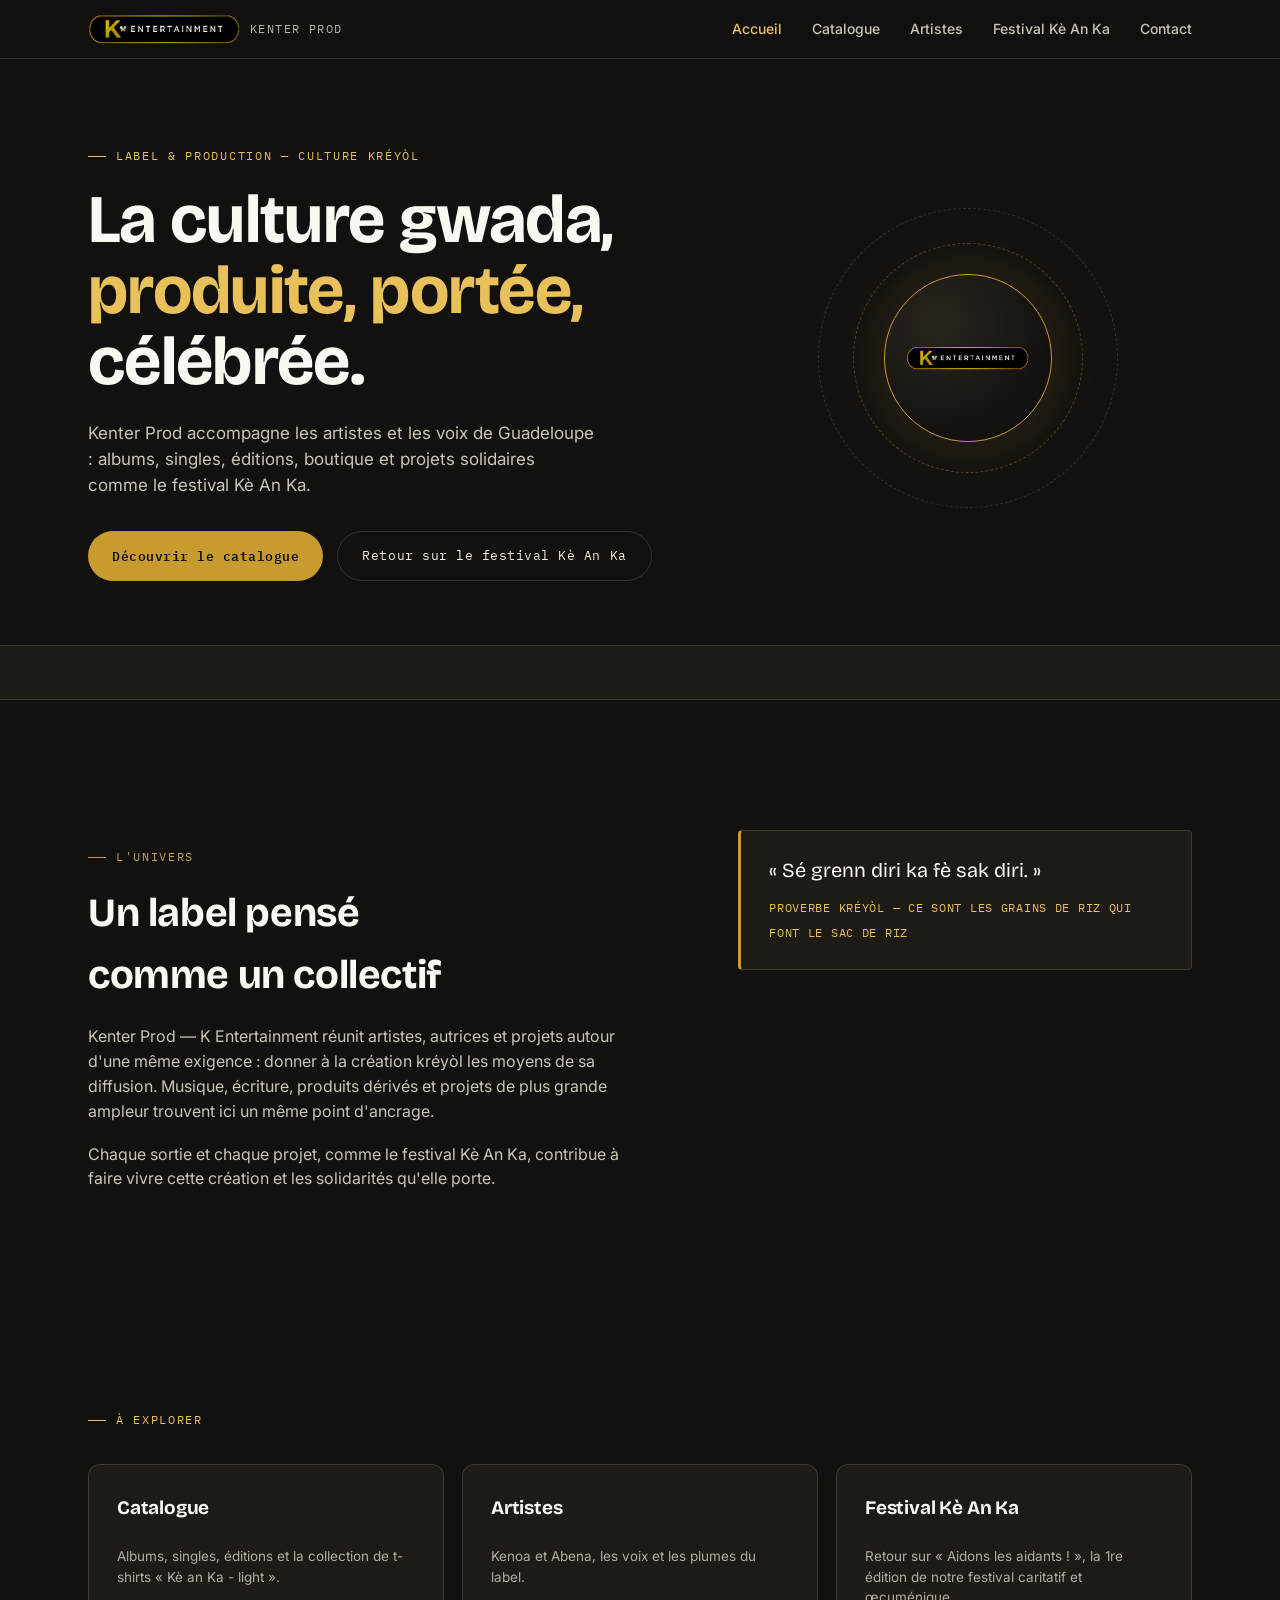
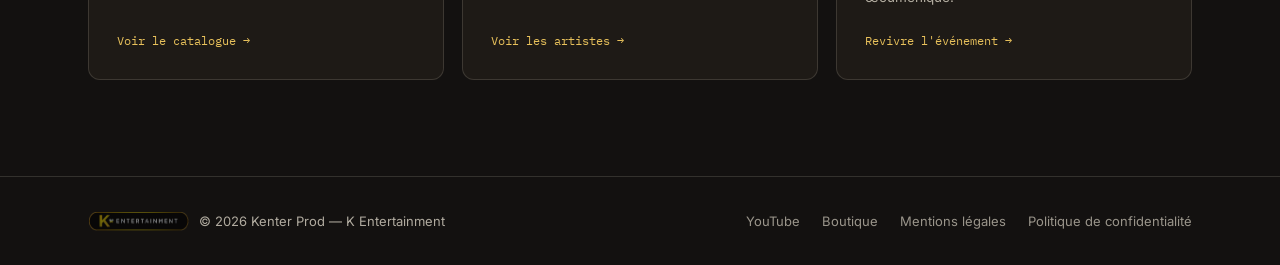
<file: index.html>
<!DOCTYPE html>
<html lang="fr">

<head>
  <meta charset="UTF-8">
  <meta name="viewport" content="width=device-width, initial-scale=1.0">
  <title>Kenter Prod · K Entertainment — Label &amp; production Kréyòl</title>
  <meta name="description"
    content="Kenter Prod / K Entertainment — label et production culturelle : albums, singles, éditions, boutique et festival Kè An Ka.">
  <link rel="icon" href="logo-isole.png">
  <link rel="preconnect" href="https://fonts.googleapis.com">
  <link rel="preconnect" href="https://fonts.gstatic.com" crossorigin>
  <link
    href="https://fonts.googleapis.com/css2?family=Bricolage+Grotesque:opsz,wght@12..96,400..800&family=Inter:wght@400;500;600&family=IBM+Plex+Mono:wght@400;500&display=swap"
    rel="stylesheet">
  <link rel="stylesheet" href="css/base.css">
  <link rel="stylesheet" href="css/home.css">
</head>

<body>

  <header>
    <nav class="wrap">
      <a class="brand" href="index.html">
        <img src="logo-isole.png" alt="K Entertainment">
        <span>KENTER PROD</span>
      </a>
      <div class="navlinks">
        <a href="index.html" class="active">Accueil</a>
        <a href="pages/catalogue.html">Catalogue</a>
        <a href="pages/artistes.html">Artistes</a>
        <a href="pages/festival.html">Festival Kè An Ka</a>
        <a href="pages/contact.html">Contact</a>
      </div>
      <button class="nav-toggle" aria-label="Menu">☰</button>
    </nav>
  </header>

  <main>

    <!-- HERO -->
    <section class="hero">
      <div class="wrap hero-grid">
        <div>
          <p class="eyebrow">Label &amp; production — culture kréyòl</p>
          <h1>La culture gwada,<br><em>produite, portée,</em><br>célébrée.</h1>
          <p class="lead">Kenter Prod accompagne les artistes et les voix de Guadeloupe : albums, singles, éditions,
            boutique et projets solidaires comme le festival Kè An Ka.</p>
          <div class="cta-row">
            <a class="btn btn-primary" href="pages/catalogue.html">Découvrir le catalogue</a>
            <a class="btn btn-ghost" href="pages/festival.html">Retour sur le festival Kè An Ka</a>
          </div>
        </div>
        <div class="badge-stage" aria-hidden="true">
          <div class="badge-ring"></div>
          <div class="badge-ring small"></div>
          <div class="badge-core"><img src="logo-isole.png" alt=""></div>
        </div>
      </div>
      <div class="marquee">
        <div class="marquee-track">
          ALBUM "ARMES HONNIES" — KENOA <span>·</span> SINGLE "DIFÉRANS" <span>·</span> PENSÉES INTIMES — ABENA
          <span>·</span> T-SHIRTS KÈ AN KA - LIGHT <span>·</span> RETOUR SUR LE FESTIVAL KÈ AN KA <span>·</span>
          ALBUM "ARMES HONNIES" — KENOA <span>·</span> SINGLE "DIFÉRANS" <span>·</span> PENSÉES INTIMES — ABENA
          <span>·</span> T-SHIRTS KÈ AN KA - LIGHT <span>·</span> RETOUR SUR LE FESTIVAL KÈ AN KA <span>·</span>
        </div>
      </div>
    </section>

    <!-- UNIVERS -->
    <section id="univers">
      <div class="wrap univers-grid">
        <div>
          <p class="eyebrow">L'univers</p>
          <h2 style="margin-top:16px;">Un label pensé comme un collectif</h2>
          <p>Kenter Prod — K Entertainment réunit artistes, autrices et projets autour d'une même exigence : donner à la
            création kréyòl les moyens de sa diffusion. Musique, écriture, produits dérivés et projets de plus grande
            ampleur trouvent ici un même point d'ancrage.</p>
          <p>Chaque sortie et chaque projet, comme le festival Kè An Ka, contribue à faire vivre cette création et les
            solidarités qu'elle porte.</p>
        </div>
        <div class="proverbe">
          <p>« Sé grenn diri ka fè sak diri. »</p>
          <span>PROVERBE KRÉYÒL — CE SONT LES GRAINS DE RIZ QUI FONT LE SAC DE RIZ</span>
        </div>
      </div>
    </section>

    <!-- TEASERS -->
    <section>
      <div class="wrap">
        <p class="eyebrow">À explorer</p>
        <div class="teasers">
          <a class="teaser-card" href="pages/catalogue.html">
            <h3>Catalogue</h3>
            <p>Albums, singles, éditions et la collection de t-shirts « Kè an Ka - light ».</p>
            <span class="go">Voir le catalogue →</span>
          </a>
          <a class="teaser-card" href="pages/artistes.html">
            <h3>Artistes</h3>
            <p>Kenoa et Abena, les voix et les plumes du label.</p>
            <span class="go">Voir les artistes →</span>
          </a>
          <a class="teaser-card" href="pages/festival.html">
            <h3>Festival Kè An Ka</h3>
            <p>Retour sur « Aidons les aidants ! », la 1re édition de notre festival caritatif et œcuménique.</p>
            <span class="go">Revivre l'événement →</span>
          </a>
        </div>
      </div>
    </section>

  </main>

  <footer>
    <div class="wrap">
      <div class="fbrand">
        <img src="logo-isole.png" alt="" style="height:20px; opacity:0.8;">
        <span>© 2026 Kenter Prod — K Entertainment</span>
      </div>
      <div class="flinks">
        <a href="https://www.youtube.com/@k-entertainment7952" target="_blank" rel="noopener">YouTube</a>
        <a href="https://kenter.sumupstore.com/produits" target="_blank" rel="noopener">Boutique</a>
        <a href="pages/mentions-legales.html">Mentions légales</a>
        <a href="pages/confidentialite.html">Politique de confidentialité</a>
      </div>
    </div>
  </footer>

  <script src="js/main.js"></script>
</body>

</html>
</file>
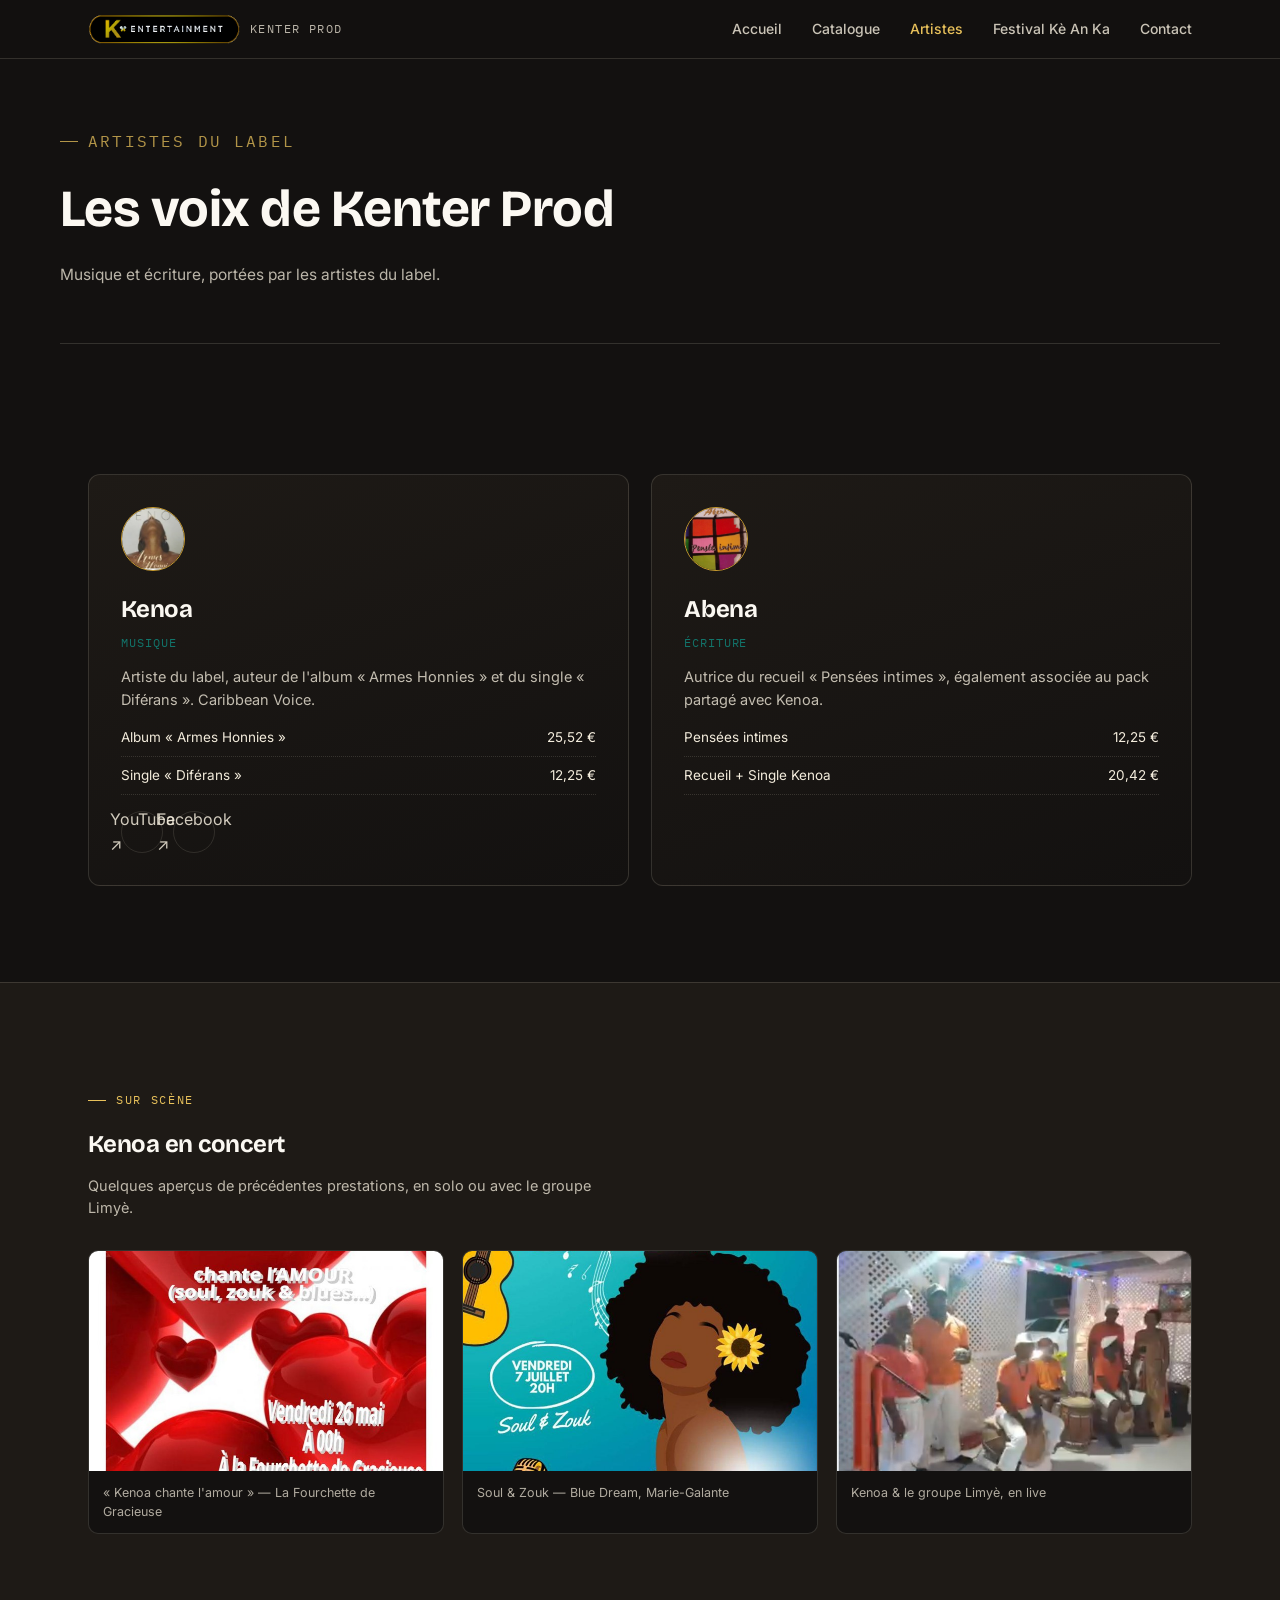
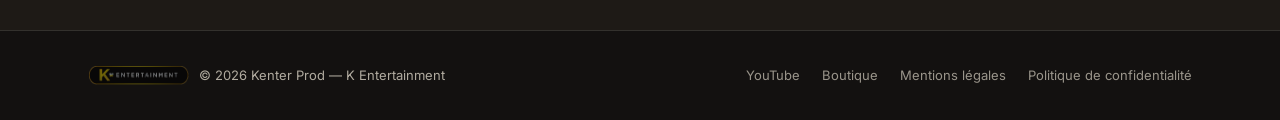
<file: artistes.html>
<!DOCTYPE html>
<html lang="fr">

<head>
  <meta charset="UTF-8">
  <meta name="viewport" content="width=device-width, initial-scale=1.0">
  <title>Artistes — Kenter Prod · K Entertainment</title>
  <meta name="description" content="Kenoa et Abena, les artistes du label Kenter Prod.">
  <link rel="icon" href="logo-isole.png">
  <link rel="preconnect" href="https://fonts.googleapis.com">
  <link rel="preconnect" href="https://fonts.gstatic.com" crossorigin>
  <link
    href="https://fonts.googleapis.com/css2?family=Bricolage+Grotesque:opsz,wght@12..96,400..800&family=Inter:wght@400;500;600&family=IBM+Plex+Mono:wght@400;500&display=swap"
    rel="stylesheet">
  <link rel="stylesheet" href="css/base.css">
  <link rel="stylesheet" href="css/artistes.css">
</head>

<body>

  <header>
    <nav class="wrap">
      <a class="brand" href="index.html">
        <img src="logo-isole.png" alt="K Entertainment">
        <span>KENTER PROD</span>
      </a>
      <div class="navlinks">
        <a href="index.html">Accueil</a>
        <a href="catalogue.html">Catalogue</a>
        <a href="artistes.html" class="active">Artistes</a>
        <a href="festival.html">Festival Kè An Ka</a>
        <a href="contact.html">Contact</a>
      </div>
      <button class="nav-toggle" aria-label="Menu">☰</button>
    </nav>
  </header>

  <main>

    <div class="page-head wrap">
      <p class="eyebrow">Artistes du label</p>
      <h1>Les voix de Kenter Prod</h1>
      <p>Musique et écriture, portées par les artistes du label.</p>
    </div>

    <section id="artistes">
      <div class="wrap">
        <div class="artistes-grid">
          <div class="artiste-card">
            <img class="artiste-photo" src="assets/album-armes-honnies.jpg"
              alt="Kenoa, pochette de l'album Armes Honnies">
            <h3>Kenoa</h3>
            <span class="role">Musique</span>
            <p>Artiste du label, auteur de l'album « Armes Honnies » et du single « Diférans ». Caribbean Voice.</p>
            <div class="works">
              <a href="https://kenter.sumupstore.com/product/album-kenoa" target="_blank" rel="noopener"><span>Album «
                  Armes Honnies »</span><span>25,52 €</span></a>
              <a href="https://kenter.sumupstore.com/product/single-diferans-kenoa" target="_blank"
                rel="noopener"><span>Single « Diférans »</span><span>12,25 €</span></a>
            </div>
            <div class="socials">
              <a href="https://www.youtube.com/MsKenoa" target="_blank" rel="noopener">YouTube ↗</a>
              <a href="https://www.facebook.com/Kenoa.CaribbeanVoice/" target="_blank" rel="noopener">Facebook ↗</a>
            </div>
          </div>
          <div class="artiste-card">
            <img class="artiste-photo" src="assets/pensees-intimes-abena.jpg"
              alt="Couverture du recueil Pensées intimes d'Abena">
            <h3>Abena</h3>
            <span class="role">Écriture</span>
            <p>Autrice du recueil « Pensées intimes », également associée au pack partagé avec Kenoa.</p>
            <div class="works">
              <a href="https://kenter.sumupstore.com/product/pensees-intimes-abena" target="_blank"
                rel="noopener"><span>Pensées intimes</span><span>12,25 €</span></a>
              <a href="https://kenter.sumupstore.com/product/recueil-d-abena-single-de-kenoa" target="_blank"
                rel="noopener"><span>Recueil + Single Kenoa</span><span>20,42 €</span></a>
            </div>
          </div>
        </div>
      </div>
    </section>

    <!-- EN CONCERT -->
    <section class="live-section">
      <div class="wrap">
        <p class="eyebrow">Sur scène</p>
        <h2 style="margin-top:16px;">Kenoa en concert</h2>
        <p style="opacity:0.75; max-width:60ch; margin-top:12px; font-size:14.5px;">Quelques aperçus de précédentes
          prestations, en solo ou avec le groupe Limyè.</p>
        <div class="live-gallery">
          <figure><img src="assets/live-fourchette.jpg" alt="Kenoa en concert à la Fourchette de Gracieuse">
            <figcaption>« Kenoa chante l'amour » — La Fourchette de Gracieuse</figcaption>
          </figure>
          <figure><img src="assets/live-bluedream.jpg" alt="Kenoa en concert au Blue Dream">
            <figcaption>Soul &amp; Zouk — Blue Dream, Marie-Galante</figcaption>
          </figure>
          <figure><img src="assets/live-chouchou.jpg" alt="Kenoa et le groupe Limyè en live">
            <figcaption>Kenoa &amp; le groupe Limyè, en live</figcaption>
          </figure>
        </div>
      </div>
    </section>

  </main>

  <footer>
    <div class="wrap">
      <div class="fbrand">
        <img src="logo-isole.png" alt="" style="height:20px; opacity:0.8;">
        <span>© 2026 Kenter Prod — K Entertainment</span>
      </div>
      <div class="flinks">
        <a href="https://www.youtube.com/@k-entertainment7952" target="_blank" rel="noopener">YouTube</a>
        <a href="https://kenter.sumupstore.com/produits" target="_blank" rel="noopener">Boutique</a>
        <a href="mentions-legales.html">Mentions légales</a>
        <a href="confidentialite.html">Politique de confidentialité</a>
      </div>
    </div>
  </footer>

  <script src="js/main.js"></script>
</body>

</html>
</file>
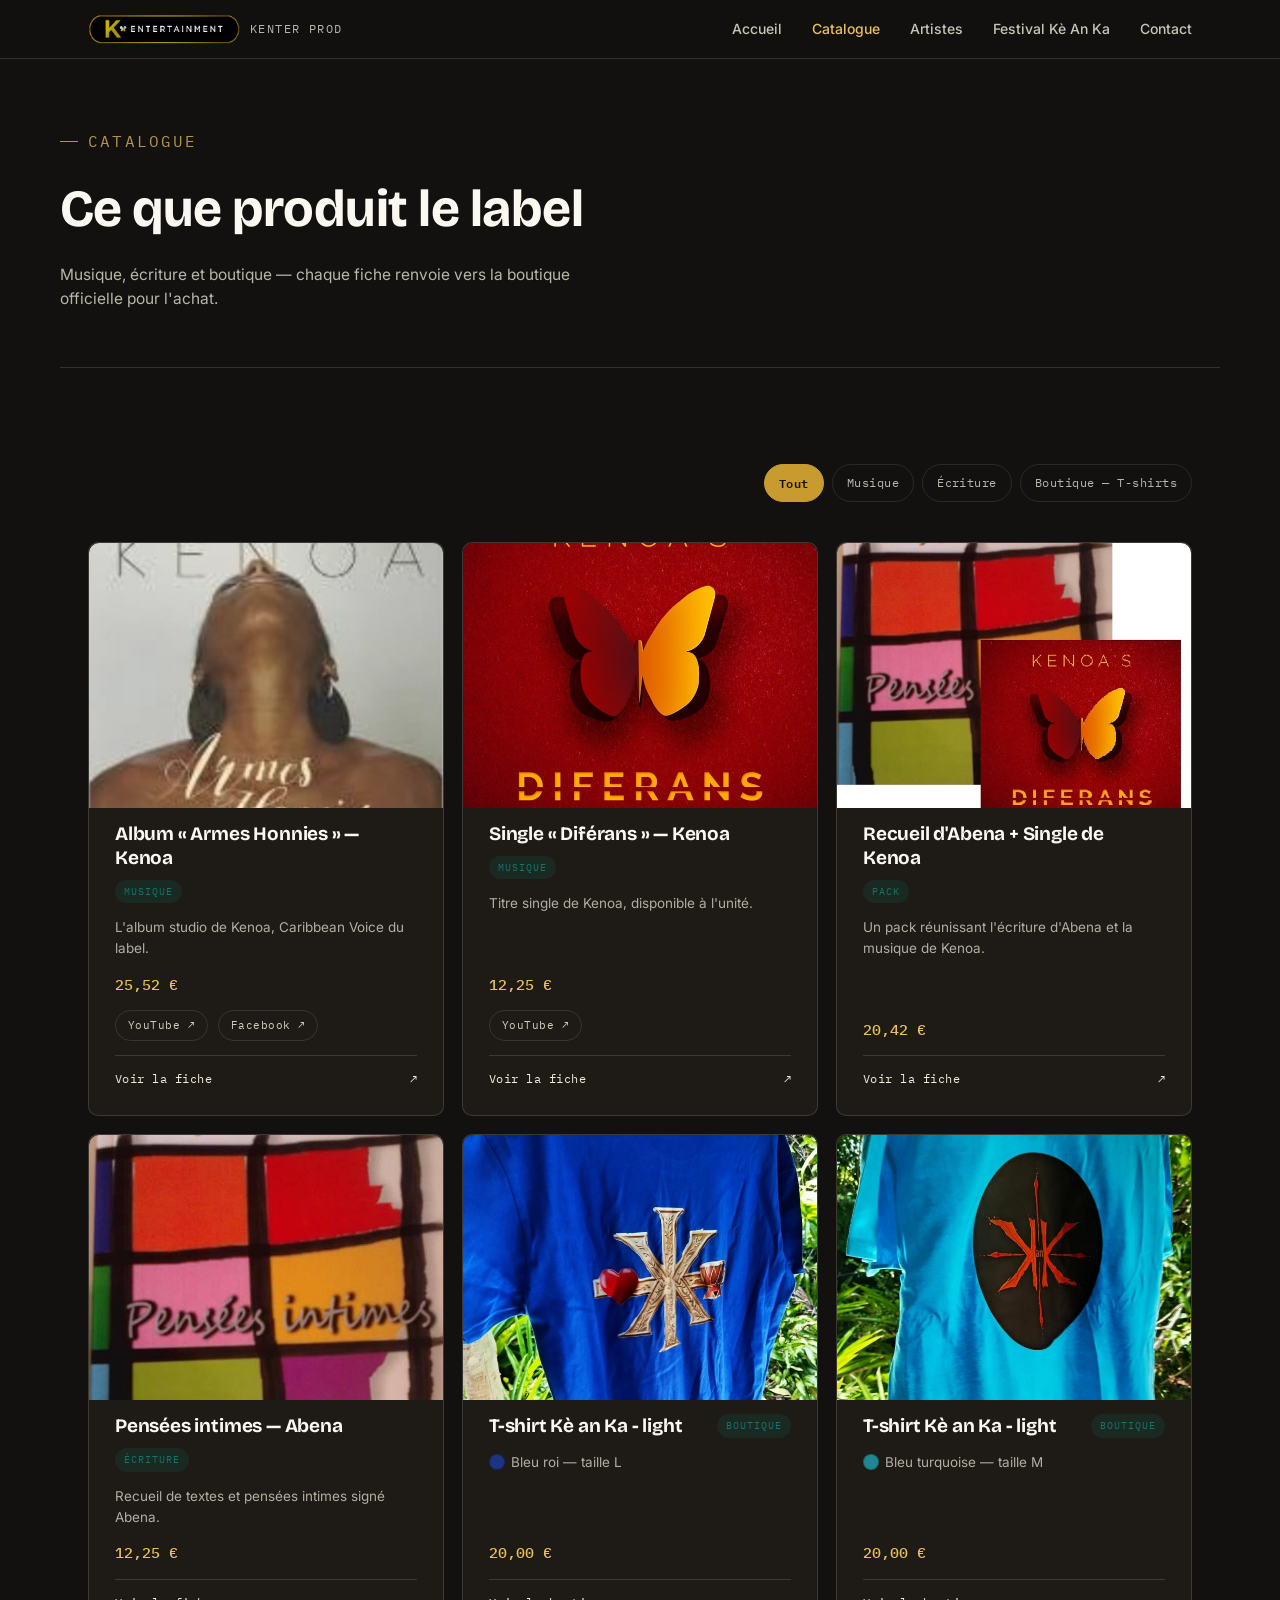
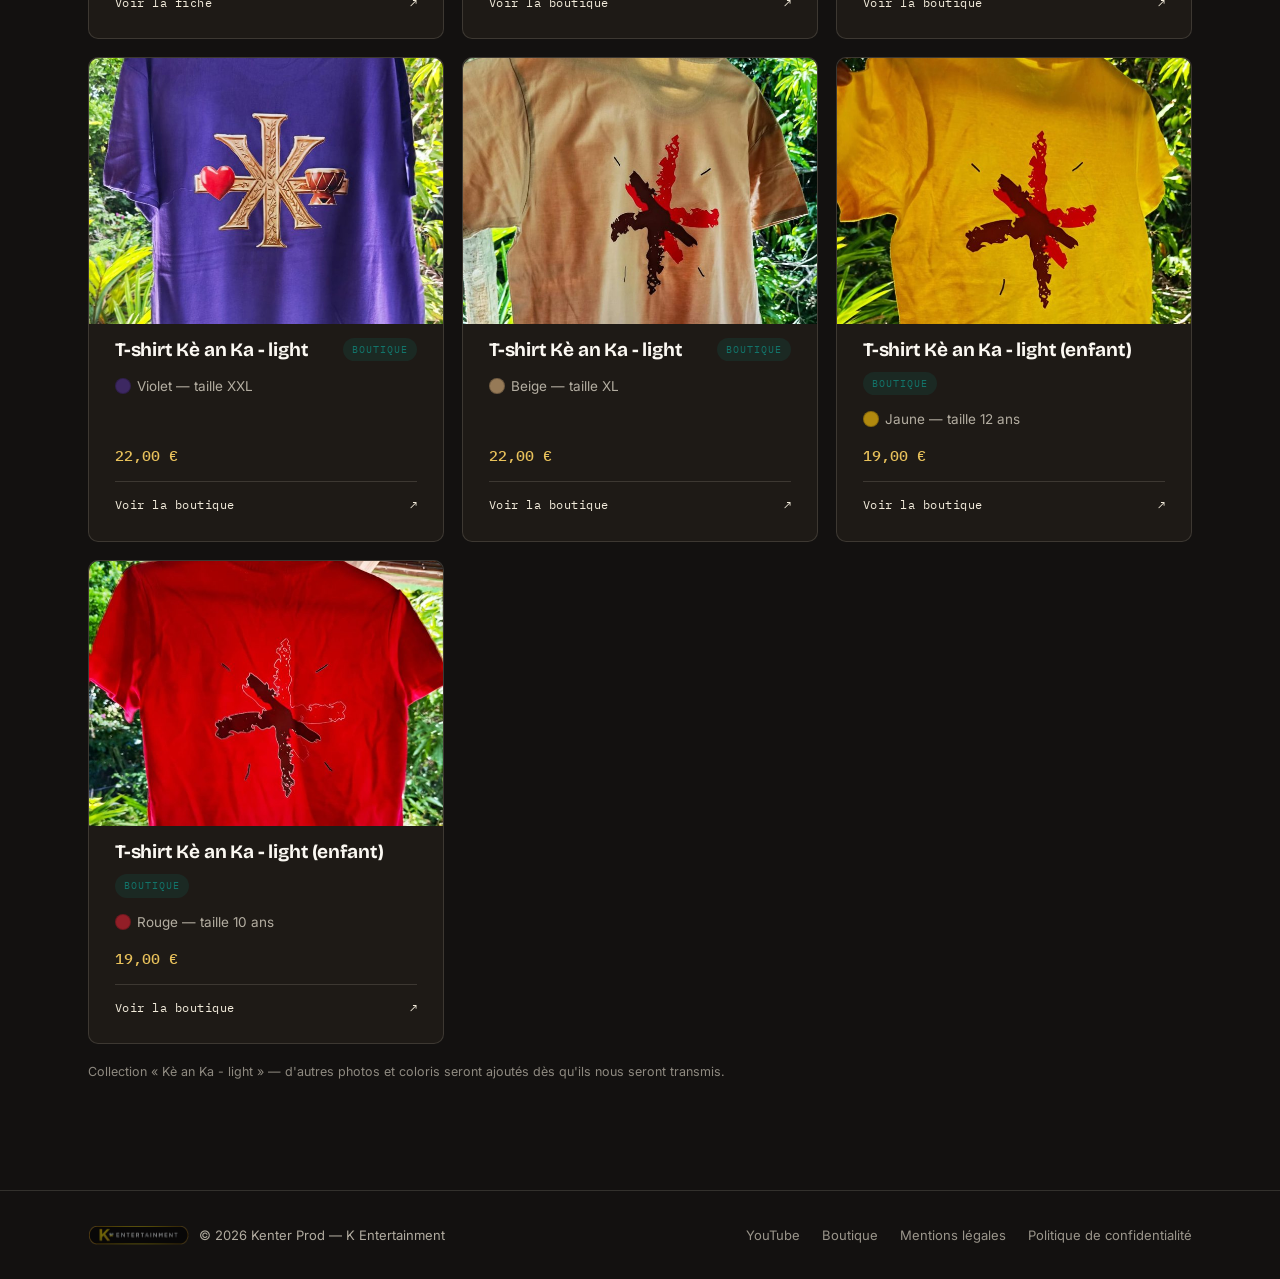
<file: catalogue.html>
<!DOCTYPE html>
<html lang="fr">

<head>
  <meta charset="UTF-8">
  <meta name="viewport" content="width=device-width, initial-scale=1.0">
  <title>Catalogue — Kenter Prod · K Entertainment</title>
  <meta name="description"
    content="Le catalogue Kenter Prod : albums, singles, éditions et la collection de t-shirts Kè an Ka - light.">
  <link rel="icon" href="logo-isole.png">
  <link rel="preconnect" href="https://fonts.googleapis.com">
  <link rel="preconnect" href="https://fonts.gstatic.com" crossorigin>
  <link
    href="https://fonts.googleapis.com/css2?family=Bricolage+Grotesque:opsz,wght@12..96,400..800&family=Inter:wght@400;500;600&family=IBM+Plex+Mono:wght@400;500&display=swap"
    rel="stylesheet">
  <link rel="stylesheet" href="css/base.css">
  <link rel="stylesheet" href="css/catalogue.css">
</head>

<body>

  <header>
    <nav class="wrap">
      <a class="brand" href="index.html">
        <img src="logo-isole.png" alt="K Entertainment">
        <span>KENTER PROD</span>
      </a>
      <div class="navlinks">
        <a href="index.html">Accueil</a>
        <a href="catalogue.html" class="active">Catalogue</a>
        <a href="artistes.html">Artistes</a>
        <a href="festival.html">Festival Kè An Ka</a>
        <a href="contact.html">Contact</a>
      </div>
      <button class="nav-toggle" aria-label="Menu">☰</button>
    </nav>
  </header>

  <main>

    <div class="page-head wrap">
      <p class="eyebrow">Catalogue</p>
      <h1>Ce que produit le label</h1>
      <p>Musique, écriture et boutique — chaque fiche renvoie vers la boutique officielle pour l'achat.</p>
    </div>

    <section id="catalogue">
      <div class="wrap">
        <div class="cat-head">
          <div></div>
          <div class="filters" id="filters">
            <button class="filter-btn active" data-filter="all">Tout</button>
            <button class="filter-btn" data-filter="musique">Musique</button>
            <button class="filter-btn" data-filter="ecriture">Écriture</button>
            <button class="filter-btn" data-filter="boutique">Boutique — T-shirts</button>
          </div>
        </div>

        <div class="cat-grid" id="catGrid">

          <div class="card" data-cat="musique">
            <div class="card-media"><img src="assets/album-armes-honnies.jpg"
                alt="Pochette de l'album Armes Honnies de Kenoa"></div>
            <div class="card-top">
              <h3>Album « Armes Honnies » — Kenoa</h3><span class="card-tag">Musique</span>
            </div>
            <p>L'album studio de Kenoa, Caribbean Voice du label.</p>
            <div class="price">25,52 €</div>
            <div class="card-extra-links">
              <a class="pill-link" href="https://www.youtube.com/MsKenoa" target="_blank" rel="noopener">YouTube ↗</a>
              <a class="pill-link" href="https://www.facebook.com/Kenoa.CaribbeanVoice/" target="_blank"
                rel="noopener">Facebook ↗</a>
            </div>
            <a class="card-link" href="https://kenter.sumupstore.com/product/album-kenoa" target="_blank"
              rel="noopener"><span>Voir la fiche</span><span>↗</span></a>
          </div>

          <div class="card" data-cat="musique">
            <div class="card-media"><img src="assets/single-diferans.jpg" alt="Pochette du single Diférans de Kenoa">
            </div>
            <div class="card-top">
              <h3>Single « Diférans » — Kenoa</h3><span class="card-tag">Musique</span>
            </div>
            <p>Titre single de Kenoa, disponible à l'unité.</p>
            <div class="price">12,25 €</div>
            <div class="card-extra-links">
              <a class="pill-link" href="https://www.youtube.com/MsKenoa" target="_blank" rel="noopener">YouTube ↗</a>
            </div>
            <a class="card-link" href="https://kenter.sumupstore.com/product/single-diferans-kenoa" target="_blank"
              rel="noopener"><span>Voir la fiche</span><span>↗</span></a>
          </div>

          <div class="card" data-cat="musique ecriture">
            <div class="card-media"><img src="assets/pack-abena-kenoa.jpg"
                alt="Pack Recueil d'Abena et Single de Kenoa"></div>
            <div class="card-top">
              <h3>Recueil d'Abena + Single de Kenoa</h3><span class="card-tag">Pack</span>
            </div>
            <p>Un pack réunissant l'écriture d'Abena et la musique de Kenoa.</p>
            <div class="price">20,42 €</div>
            <a class="card-link" href="https://kenter.sumupstore.com/product/recueil-d-abena-single-de-kenoa"
              target="_blank" rel="noopener"><span>Voir la fiche</span><span>↗</span></a>
          </div>

          <div class="card" data-cat="ecriture">
            <div class="card-media"><img src="assets/pensees-intimes-abena.jpg"
                alt="Couverture du recueil Pensées intimes d'Abena"></div>
            <div class="card-top">
              <h3>Pensées intimes — Abena</h3><span class="card-tag">Écriture</span>
            </div>
            <p>Recueil de textes et pensées intimes signé Abena.</p>
            <div class="price">12,25 €</div>
            <a class="card-link" href="https://kenter.sumupstore.com/product/pensees-intimes-abena" target="_blank"
              rel="noopener"><span>Voir la fiche</span><span>↗</span></a>
          </div>

          <div class="card" data-cat="boutique">
            <div class="card-media"><img src="assets/tshirt-bleuroi-L.jpg"
                alt="T-shirt Kè an Ka - light, bleu roi, taille L"></div>
            <div class="card-top">
              <h3>T-shirt Kè an Ka - light</h3><span class="card-tag">Boutique</span>
            </div>
            <p><span class="card-swatch" style="background:#1c3fb0;"></span>Bleu roi — taille L</p>
            <div class="price">20,00 €</div>
            <a class="card-link" href="https://kenter.sumupstore.com/product/t-shirts" target="_blank"
              rel="noopener"><span>Voir la boutique</span><span>↗</span></a>
          </div>

          <div class="card" data-cat="boutique">
            <div class="card-media"><img src="assets/tshirt-turquoise-M.jpg"
                alt="T-shirt Kè an Ka - light, bleu turquoise, taille M"></div>
            <div class="card-top">
              <h3>T-shirt Kè an Ka - light</h3><span class="card-tag">Boutique</span>
            </div>
            <p><span class="card-swatch" style="background:#1fb6c9;"></span>Bleu turquoise — taille M</p>
            <div class="price">20,00 €</div>
            <a class="card-link" href="https://kenter.sumupstore.com/product/t-shirts" target="_blank"
              rel="noopener"><span>Voir la boutique</span><span>↗</span></a>
          </div>

          <div class="card" data-cat="boutique">
            <div class="card-media"><img src="assets/tshirt-violet-XXL.jpg"
                alt="T-shirt Kè an Ka - light, violet, taille XXL"></div>
            <div class="card-top">
              <h3>T-shirt Kè an Ka - light</h3><span class="card-tag">Boutique</span>
            </div>
            <p><span class="card-swatch" style="background:#4b2e83;"></span>Violet — taille XXL</p>
            <div class="price">22,00 €</div>
            <a class="card-link" href="https://kenter.sumupstore.com/product/t-shirts" target="_blank"
              rel="noopener"><span>Voir la boutique</span><span>↗</span></a>
          </div>

          <div class="card" data-cat="boutique">
            <div class="card-media"><img src="assets/tshirt-beige-XL.jpg"
                alt="T-shirt Kè an Ka - light, beige, taille XL"></div>
            <div class="card-top">
              <h3>T-shirt Kè an Ka - light</h3><span class="card-tag">Boutique</span>
            </div>
            <p><span class="card-swatch" style="background:#c9a373;"></span>Beige — taille XL</p>
            <div class="price">22,00 €</div>
            <a class="card-link" href="https://kenter.sumupstore.com/product/t-shirts" target="_blank"
              rel="noopener"><span>Voir la boutique</span><span>↗</span></a>
          </div>

          <div class="card" data-cat="boutique">
            <div class="card-media"><img src="assets/tshirt-jaune-12ans.jpg"
                alt="T-shirt Kè an Ka - light, jaune, taille 12 ans"></div>
            <div class="card-top">
              <h3>T-shirt Kè an Ka - light (enfant)</h3><span class="card-tag">Boutique</span>
            </div>
            <p><span class="card-swatch" style="background:#f0b90b;"></span>Jaune — taille 12 ans</p>
            <div class="price">19,00 €</div>
            <a class="card-link" href="https://kenter.sumupstore.com/product/t-shirts" target="_blank"
              rel="noopener"><span>Voir la boutique</span><span>↗</span></a>
          </div>

          <div class="card" data-cat="boutique">
            <div class="card-media"><img src="assets/tshirt-rouge-10ans.jpg"
                alt="T-shirt Kè an Ka - light, rouge, taille 10 ans"></div>
            <div class="card-top">
              <h3>T-shirt Kè an Ka - light (enfant)</h3><span class="card-tag">Boutique</span>
            </div>
            <p><span class="card-swatch" style="background:#c3202f;"></span>Rouge — taille 10 ans</p>
            <div class="price">19,00 €</div>
            <a class="card-link" href="https://kenter.sumupstore.com/product/t-shirts" target="_blank"
              rel="noopener"><span>Voir la boutique</span><span>↗</span></a>
          </div>

        </div>
        <p style="font-size:12.5px; opacity:0.55; margin-top:18px;">Collection « Kè an Ka - light » — d'autres photos et
          coloris seront ajoutés dès qu'ils nous seront transmis.</p>
      </div>
    </section>

  </main>

  <footer>
    <div class="wrap">
      <div class="fbrand">
        <img src="logo-isole.png" alt="" style="height:20px; opacity:0.8;">
        <span>© 2026 Kenter Prod — K Entertainment</span>
      </div>
      <div class="flinks">
        <a href="https://www.youtube.com/@k-entertainment7952" target="_blank" rel="noopener">YouTube</a>
        <a href="https://kenter.sumupstore.com/produits" target="_blank" rel="noopener">Boutique</a>
        <a href="mentions-legales.html">Mentions légales</a>
        <a href="confidentialite.html">Politique de confidentialité</a>
      </div>
    </div>
  </footer>

  <script src="js/main.js"></script>
</body>

</html>
</file>
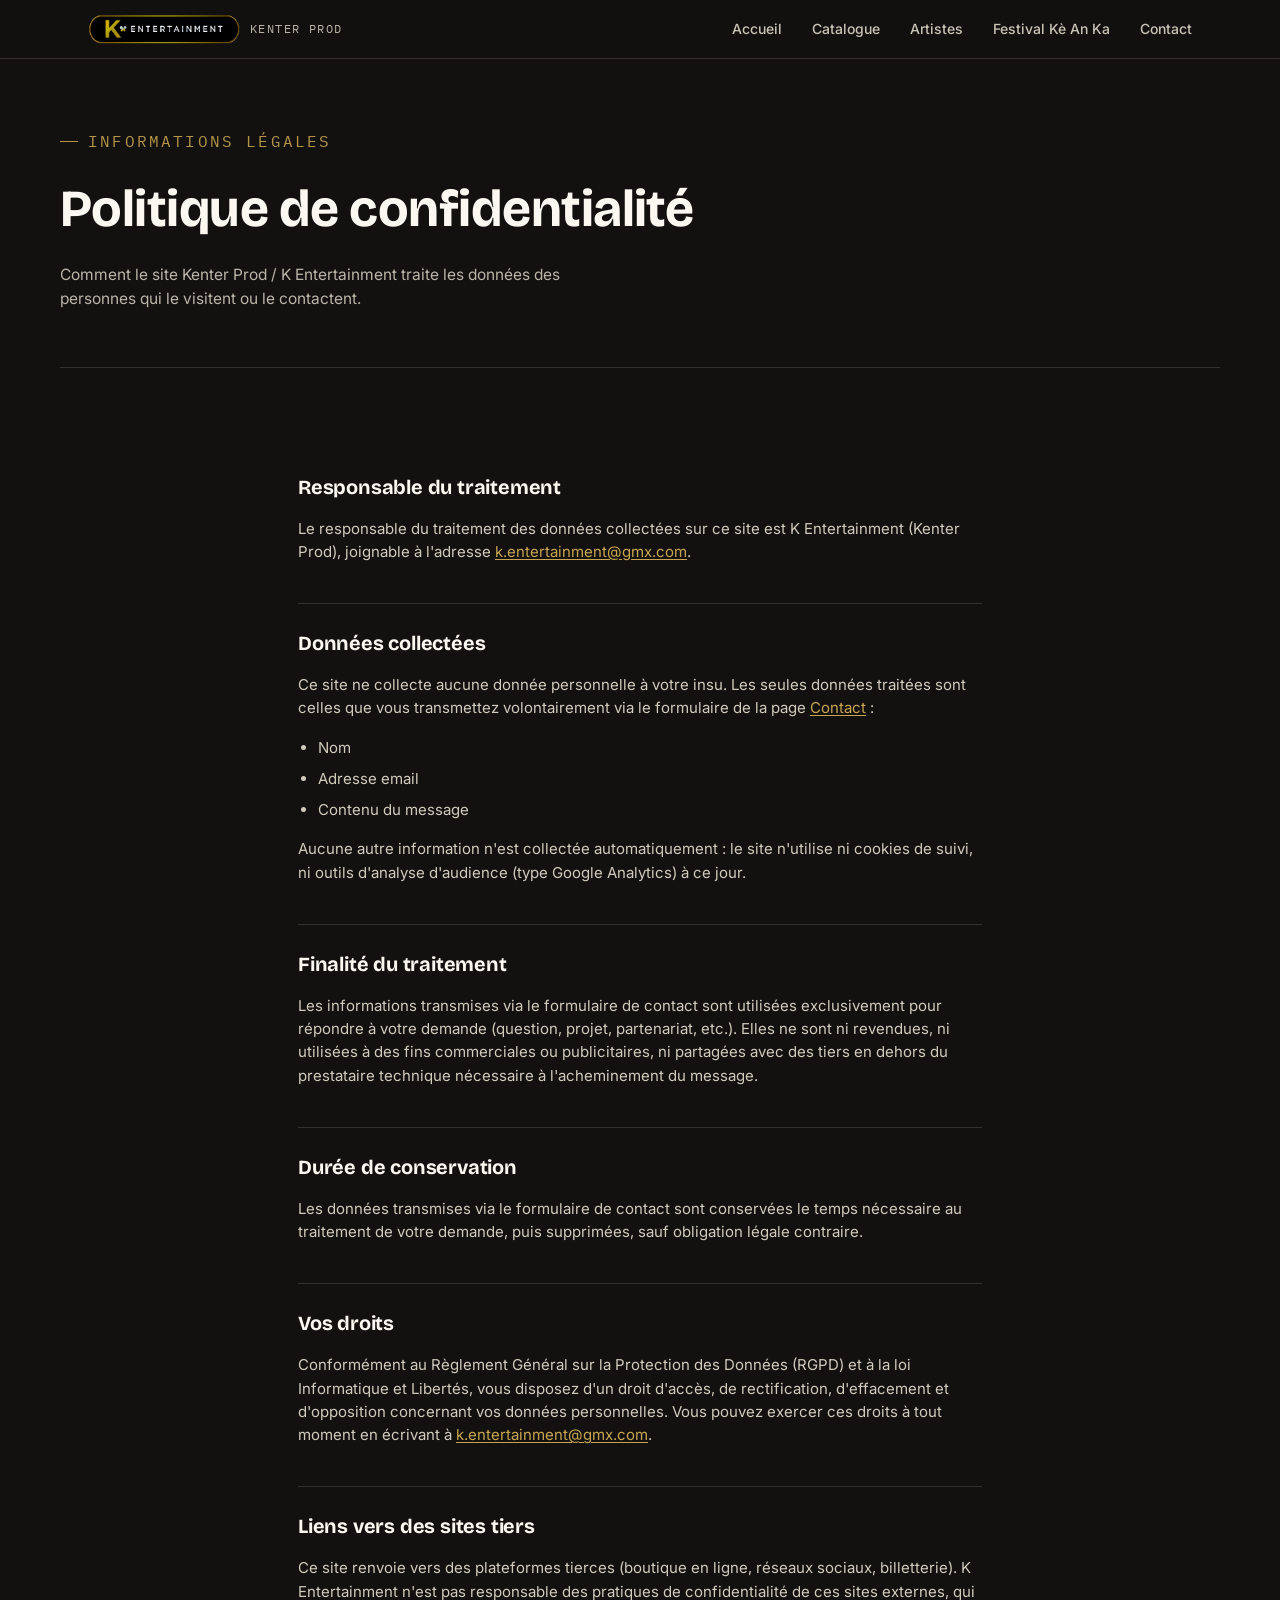
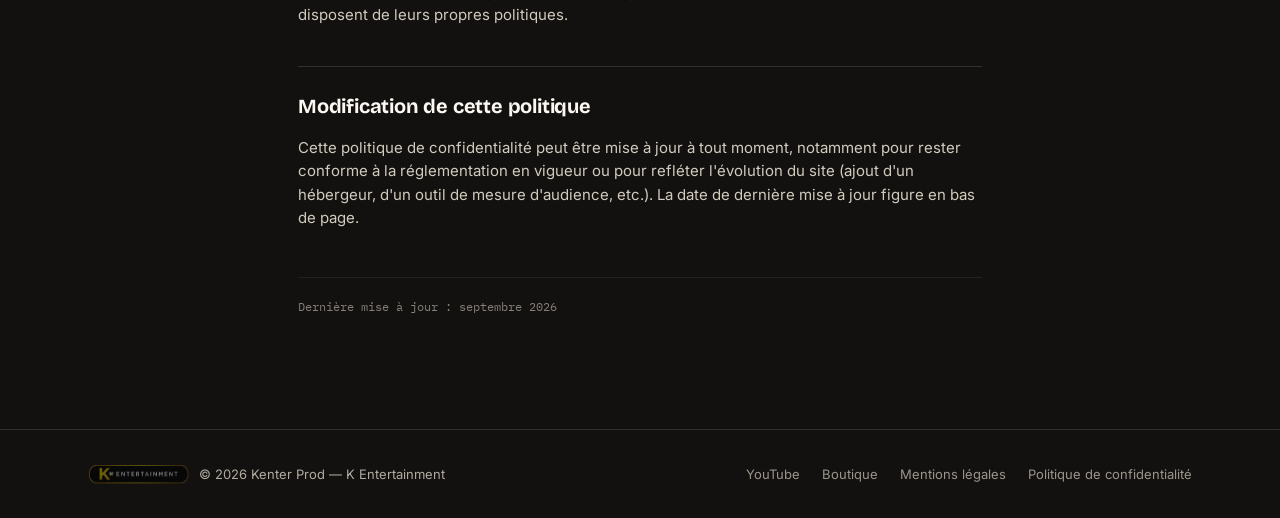
<file: confidentialite.html>
<!DOCTYPE html>
<html lang="fr">

<head>
  <meta charset="UTF-8">
  <meta name="viewport" content="width=device-width, initial-scale=1.0">
  <title>Politique de confidentialité — Kenter Prod · K Entertainment</title>
  <meta name="description" content="Politique de confidentialité du site Kenter Prod / K Entertainment.">
  <link rel="icon" href="logo-isole.png">
  <link rel="preconnect" href="https://fonts.googleapis.com">
  <link rel="preconnect" href="https://fonts.gstatic.com" crossorigin>
  <link
    href="https://fonts.googleapis.com/css2?family=Bricolage+Grotesque:opsz,wght@12..96,400..800&family=Inter:wght@400;500;600&family=IBM+Plex+Mono:wght@400;500&display=swap"
    rel="stylesheet">
  <link rel="stylesheet" href="css/base.css">
  <link rel="stylesheet" href="css/legal.css">
</head>

<body>

  <header>
    <nav class="wrap">
      <a class="brand" href="index.html">
        <img src="logo-isole.png" alt="K Entertainment">
        <span>KENTER PROD</span>
      </a>
      <div class="navlinks">
        <a href="index.html">Accueil</a>
        <a href="catalogue.html">Catalogue</a>
        <a href="artistes.html">Artistes</a>
        <a href="festival.html">Festival Kè An Ka</a>
        <a href="contact.html">Contact</a>
      </div>
      <button class="nav-toggle" aria-label="Menu">☰</button>
    </nav>
  </header>

  <main>

    <div class="page-head wrap">
      <p class="eyebrow">Informations légales</p>
      <h1>Politique de confidentialité</h1>
      <p>Comment le site Kenter Prod / K Entertainment traite les données des personnes qui le visitent ou le
        contactent.</p>
    </div>

    <section>
      <div class="wrap legal-content">

        <h2>Responsable du traitement</h2>
        <p>Le responsable du traitement des données collectées sur ce site est K Entertainment (Kenter Prod), joignable
          à l'adresse <a href="mailto:k.entertainment@gmx.com">k.entertainment@gmx.com</a>.</p>

        <h2>Données collectées</h2>
        <p>Ce site ne collecte aucune donnée personnelle à votre insu. Les seules données traitées sont celles que vous
          transmettez volontairement via le formulaire de la page <a href="contact.html">Contact</a> :</p>
        <ul>
          <li>Nom</li>
          <li>Adresse email</li>
          <li>Contenu du message</li>
        </ul>
        <p>Aucune autre information n'est collectée automatiquement : le site n'utilise ni cookies de suivi, ni outils
          d'analyse d'audience (type Google Analytics) à ce jour.</p>

        <h2>Finalité du traitement</h2>
        <p>Les informations transmises via le formulaire de contact sont utilisées exclusivement pour répondre à votre
          demande (question, projet, partenariat, etc.). Elles ne sont ni revendues, ni utilisées à des fins
          commerciales ou publicitaires, ni partagées avec des tiers en dehors du prestataire technique nécessaire à
          l'acheminement du message.</p>

        <h2>Durée de conservation</h2>
        <p>Les données transmises via le formulaire de contact sont conservées le temps nécessaire au traitement de
          votre demande, puis supprimées, sauf obligation légale contraire.</p>

        <h2>Vos droits</h2>
        <p>Conformément au Règlement Général sur la Protection des Données (RGPD) et à la loi Informatique et Libertés,
          vous disposez d'un droit d'accès, de rectification, d'effacement et d'opposition concernant vos données
          personnelles. Vous pouvez exercer ces droits à tout moment en écrivant à <a
            href="mailto:k.entertainment@gmx.com">k.entertainment@gmx.com</a>.</p>

        <h2>Liens vers des sites tiers</h2>
        <p>Ce site renvoie vers des plateformes tierces (boutique en ligne, réseaux sociaux, billetterie). K
          Entertainment n'est pas responsable des pratiques de confidentialité de ces sites externes, qui disposent de
          leurs propres politiques.</p>

        <h2>Modification de cette politique</h2>
        <p>Cette politique de confidentialité peut être mise à jour à tout moment, notamment pour rester conforme à la
          réglementation en vigueur ou pour refléter l'évolution du site (ajout d'un hébergeur, d'un outil de mesure
          d'audience, etc.). La date de dernière mise à jour figure en bas de page.</p>

        <p class="updated">Dernière mise à jour : septembre 2026</p>

      </div>
    </section>

  </main>

  <footer>
    <div class="wrap">
      <div class="fbrand">
        <img src="logo-isole.png" alt="" style="height:20px; opacity:0.8;">
        <span>© 2026 Kenter Prod — K Entertainment</span>
      </div>
      <div class="flinks">
        <a href="https://www.youtube.com/@k-entertainment7952" target="_blank" rel="noopener">YouTube</a>
        <a href="https://kenter.sumupstore.com/produits" target="_blank" rel="noopener">Boutique</a>
        <a href="mentions-legales.html">Mentions légales</a>
        <a href="confidentialite.html">Politique de confidentialité</a>
      </div>
    </div>
  </footer>

  <script src="js/main.js"></script>
</body>

</html>
</file>
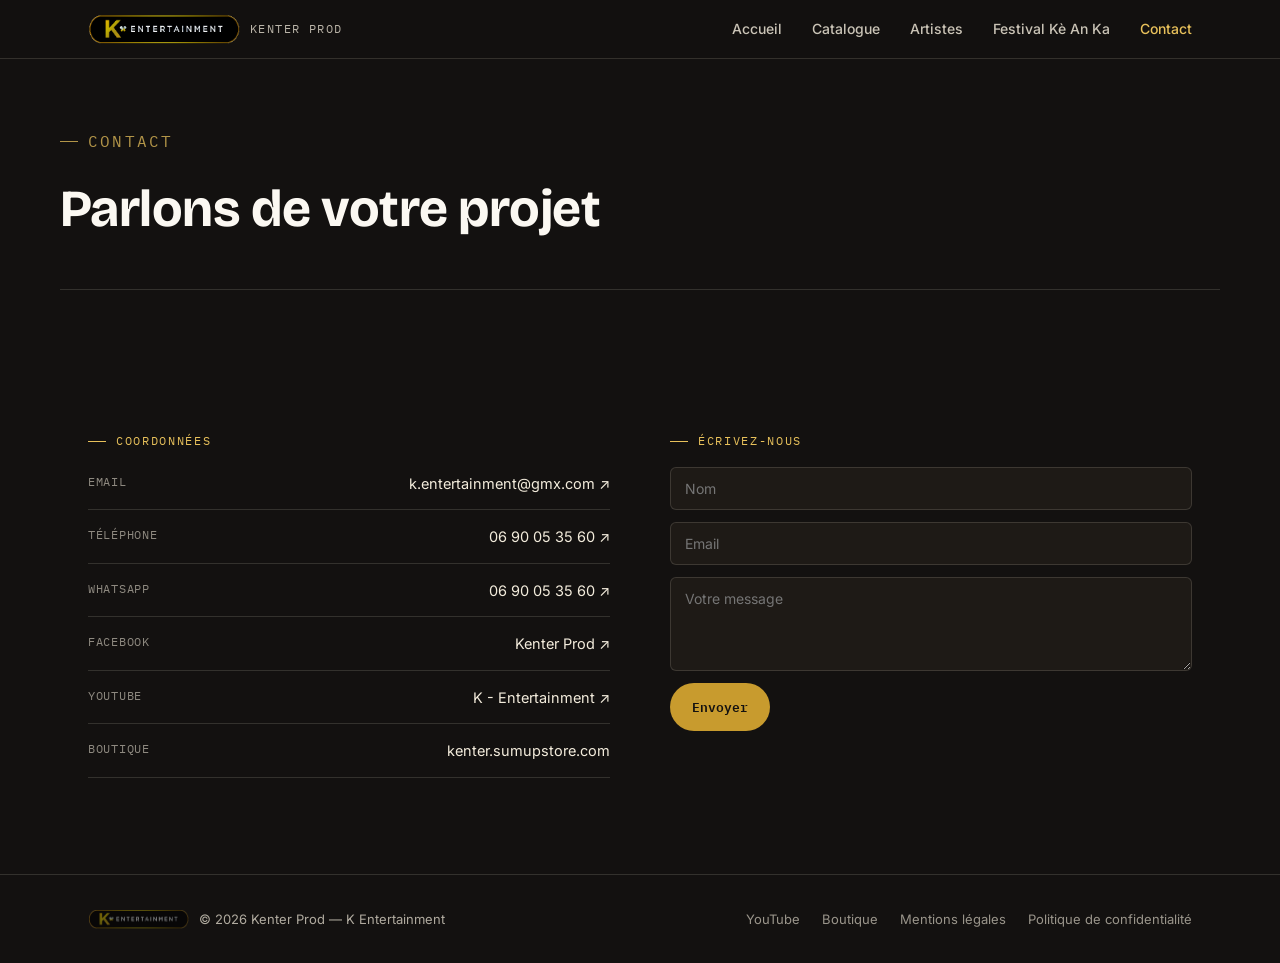
<file: contact.html>
<!DOCTYPE html>
<html lang="fr">

<head>
  <meta charset="UTF-8">
  <meta name="viewport" content="width=device-width, initial-scale=1.0">
  <title>Contact — Kenter Prod · K Entertainment</title>
  <meta name="description"
    content="Contactez Kenter Prod / K Entertainment par email, téléphone, WhatsApp ou Facebook.">
  <link rel="icon" href="logo-isole.png">
  <link rel="preconnect" href="https://fonts.googleapis.com">
  <link rel="preconnect" href="https://fonts.gstatic.com" crossorigin>
  <link
    href="https://fonts.googleapis.com/css2?family=Bricolage+Grotesque:opsz,wght@12..96,400..800&family=Inter:wght@400;500;600&family=IBM+Plex+Mono:wght@400;500&display=swap"
    rel="stylesheet">
  <link rel="stylesheet" href="css/base.css">
  <link rel="stylesheet" href="css/contact.css">
</head>

<body>

  <header>
    <nav class="wrap">
      <a class="brand" href="index.html">
        <img src="logo-isole.png" alt="K Entertainment">
        <span>KENTER PROD</span>
      </a>
      <div class="navlinks">
        <a href="index.html">Accueil</a>
        <a href="catalogue.html">Catalogue</a>
        <a href="artistes.html">Artistes</a>
        <a href="festival.html">Festival Kè An Ka</a>
        <a href="contact.html" class="active">Contact</a>
      </div>
      <button class="nav-toggle" aria-label="Menu">☰</button>
    </nav>
  </header>

  <main>

    <div class="page-head wrap">
      <p class="eyebrow">Contact</p>
      <h1>Parlons de votre projet</h1>
    </div>

    <section id="contact">
      <div class="wrap contact-grid">
        <div>
          <p class="eyebrow">Coordonnées</p>
          <div class="contact-list">
            <a href="mailto:k.entertainment@gmx.com">
              <span class="label">Email</span><span>k.entertainment@gmx.com ↗</span>
            </a>
            <a href="tel:+590690053560">
              <span class="label">Téléphone</span><span>06 90 05 35 60 ↗</span>
            </a>
            <a href="https://wa.me/590690053560" target="_blank" rel="noopener">
              <span class="label">WhatsApp</span><span>06 90 05 35 60 ↗</span>
            </a>
            <a href="https://www.facebook.com/Kenter+Prod" target="_blank" rel="noopener">
              <span class="label">Facebook</span><span>Kenter Prod ↗</span>
            </a>
            <a href="https://www.youtube.com/@k-entertainment7952" target="_blank" rel="noopener">
              <span class="label">YouTube</span><span>K - Entertainment ↗</span>
            </a>
            <div><span class="label">Boutique</span><span>kenter.sumupstore.com</span></div>
          </div>
        </div>
        <div>
          <p class="eyebrow">Écrivez-nous</p>
          <form class="mini" style="margin-top:16px;">
            <input type="text" placeholder="Nom" required>
            <input type="email" placeholder="Email" required>
            <textarea rows="4" placeholder="Votre message" required></textarea>
            <button type="submit">Envoyer</button>
          </form>
        </div>
      </div>
    </section>

  </main>

  <footer>
    <div class="wrap">
      <div class="fbrand">
        <img src="logo-isole.png" alt="" style="height:20px; opacity:0.8;">
        <span>© 2026 Kenter Prod — K Entertainment</span>
      </div>
      <div class="flinks">
        <a href="https://www.youtube.com/@k-entertainment7952" target="_blank" rel="noopener">YouTube</a>
        <a href="https://kenter.sumupstore.com/produits" target="_blank" rel="noopener">Boutique</a>
        <a href="mentions-legales.html">Mentions légales</a>
        <a href="confidentialite.html">Politique de confidentialité</a>
      </div>
    </div>
  </footer>

  <script src="js/main.js"></script>
</body>

</html>
</file>
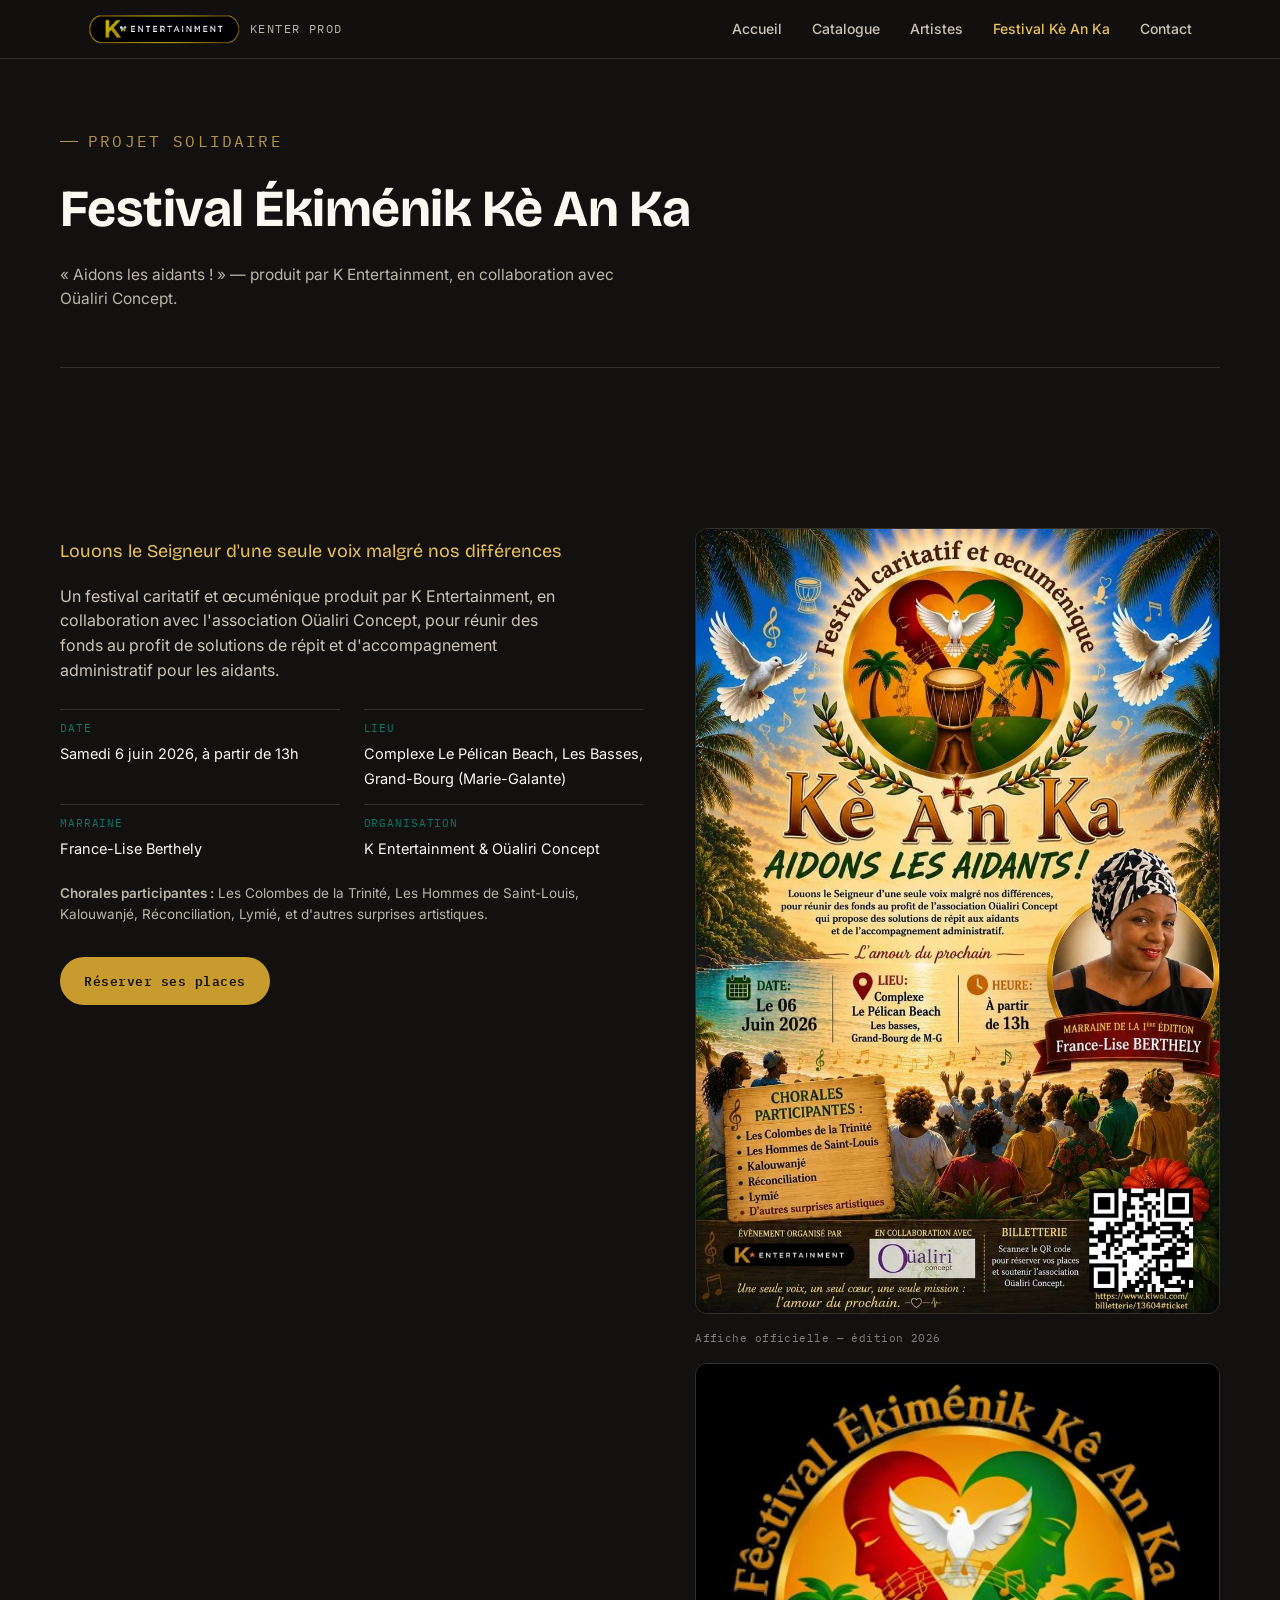
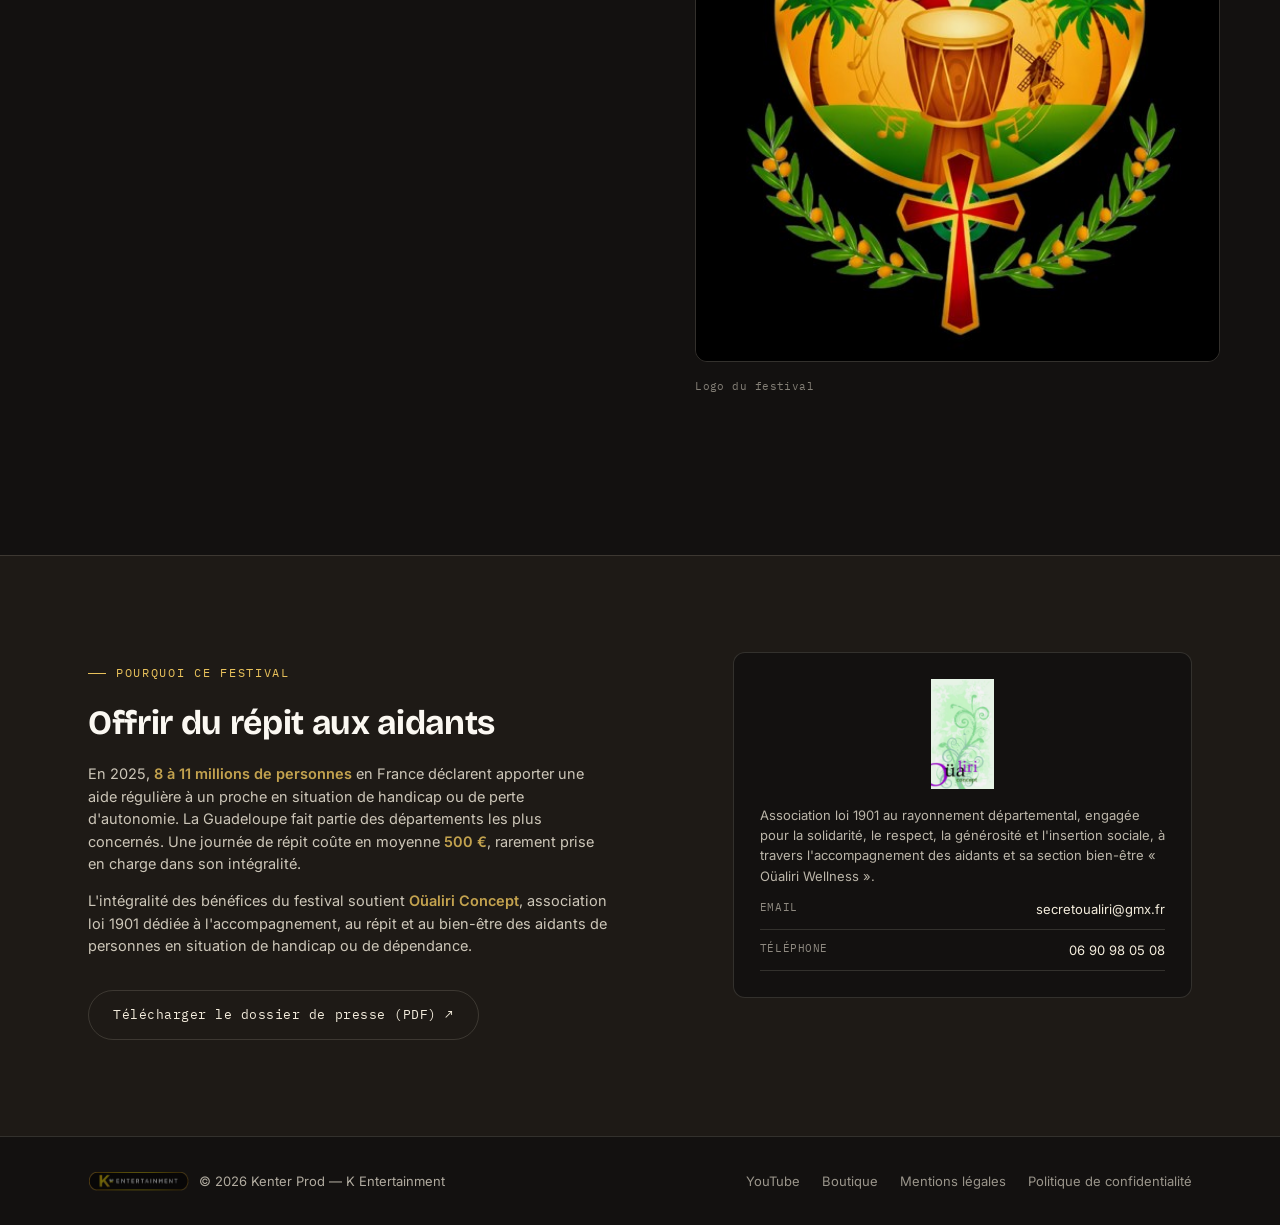
<file: festival.html>
<!DOCTYPE html>
<html lang="fr">

<head>
  <meta charset="UTF-8">
  <meta name="viewport" content="width=device-width, initial-scale=1.0">
  <title>Festival Kè An Ka — Kenter Prod · K Entertainment</title>
  <meta name="description"
    content="Festival Ékiménik Kè An Ka — Aidons les aidants ! Un festival caritatif et œcuménique produit par K Entertainment.">
  <link rel="icon" href="logo-isole.png">
  <link rel="preconnect" href="https://fonts.googleapis.com">
  <link rel="preconnect" href="https://fonts.gstatic.com" crossorigin>
  <link
    href="https://fonts.googleapis.com/css2?family=Bricolage+Grotesque:opsz,wght@12..96,400..800&family=Inter:wght@400;500;600&family=IBM+Plex+Mono:wght@400;500&display=swap"
    rel="stylesheet">
  <link rel="stylesheet" href="css/base.css">
  <link rel="stylesheet" href="css/festival.css">
</head>

<body>

  <header>
    <nav class="wrap">
      <a class="brand" href="index.html">
        <img src="logo-isole.png" alt="K Entertainment">
        <span>KENTER PROD</span>
      </a>
      <div class="navlinks">
        <a href="index.html">Accueil</a>
        <a href="catalogue.html">Catalogue</a>
        <a href="artistes.html">Artistes</a>
        <a href="festival.html" class="active">Festival Kè An Ka</a>
        <a href="contact.html">Contact</a>
      </div>
      <button class="nav-toggle" aria-label="Menu">☰</button>
    </nav>
  </header>

  <main>

    <div class="page-head wrap">
      <p class="eyebrow">Projet solidaire</p>
      <h1>Festival Ékiménik Kè An Ka</h1>
      <p>« Aidons les aidants ! » — produit par K Entertainment, en collaboration avec Oüaliri Concept.</p>
    </div>

    <section id="festival">
      <div class="wrap festival-grid">
        <div>
          <p class="tagline">Louons le Seigneur d'une seule voix malgré nos différences</p>
          <p class="desc">Un festival caritatif et œcuménique produit par K Entertainment, en collaboration avec
            l'association Oüaliri Concept, pour réunir des fonds au profit de solutions de répit et d'accompagnement
            administratif pour les aidants.</p>
          <div class="festival-facts">
            <div><span class="label">Date</span><span class="val">Samedi 6 juin 2026, à partir de 13h</span></div>
            <div><span class="label">Lieu</span><span class="val">Complexe Le Pélican Beach, Les Basses, Grand-Bourg
                (Marie-Galante)</span></div>
            <div><span class="label">Marraine</span><span class="val">France-Lise Berthely</span></div>
            <div><span class="label">Organisation</span><span class="val">K Entertainment &amp; Oüaliri Concept</span>
            </div>
          </div>
          <div class="festival-choirs">
            <b>Chorales participantes :</b> Les Colombes de la Trinité, Les Hommes de Saint-Louis, Kalouwanjé,
            Réconciliation, Lymié, et d'autres surprises artistiques.
          </div>
          <div class="cta-row">
            <a class="btn btn-primary" href="https://www.kiwol.com/billetterie/13604#ticket" target="_blank"
              rel="noopener">Réserver ses places</a>
          </div>
        </div>
        <div class="festival-media">
          <img src="assets/festival-keanka.jpg" alt="Affiche du festival Kè An Ka 2026, Aidons les aidants">
          <span class="cap">Affiche officielle — édition 2026</span>
          <img src="assets/logo-keanka.jpg" alt="Logo du festival Ékiménik Kè An Ka">
          <span class="cap">Logo du festival</span>
        </div>
      </div>
    </section>

    <!-- POURQUOI CE FESTIVAL -->
    <section class="why-section">
      <div class="wrap why-grid">
        <div>
          <p class="eyebrow">Pourquoi ce festival</p>
          <h2>Offrir du répit aux aidants</h2>
          <p class="desc">En 2025, <b>8 à 11 millions de personnes</b> en France déclarent apporter une aide régulière à
            un proche en situation de handicap ou de perte d'autonomie. La Guadeloupe fait partie des départements les
            plus concernés. Une journée de répit coûte en moyenne <b>500 €</b>, rarement prise en charge dans son
            intégralité.</p>
          <p class="desc">L'intégralité des bénéfices du festival soutient <b>Oüaliri Concept</b>, association loi 1901
            dédiée à l'accompagnement, au répit et au bien-être des aidants de personnes en situation de handicap ou de
            dépendance.</p>
          <div class="cta-row">
            <a class="btn btn-ghost" href="assets/dossier-presse-keanka.pdf" target="_blank" rel="noopener">Télécharger
              le dossier de presse (PDF) ↗</a>
          </div>
        </div>
        <div class="oualiri-card">
          <img src="assets/logo-oualiri.png" alt="Logo de l'association Oüaliri Concept">
          <p>Association loi 1901 au rayonnement départemental, engagée pour la solidarité, le respect, la générosité et
            l'insertion sociale, à travers l'accompagnement des aidants et sa section bien-être « Oüaliri Wellness ».
          </p>
          <div class="contact-list">
            <a href="mailto:secretoualiri@gmx.fr"><span class="label">Email</span><span>secretoualiri@gmx.fr</span></a>
            <a href="tel:+590690980508"><span class="label">Téléphone</span><span>06 90 98 05 08</span></a>
          </div>
        </div>
      </div>
    </section>

  </main>

  <footer>
    <div class="wrap">
      <div class="fbrand">
        <img src="logo-isole.png" alt="" style="height:20px; opacity:0.8;">
        <span>© 2026 Kenter Prod — K Entertainment</span>
      </div>
      <div class="flinks">
        <a href="https://www.youtube.com/@k-entertainment7952" target="_blank" rel="noopener">YouTube</a>
        <a href="https://kenter.sumupstore.com/produits" target="_blank" rel="noopener">Boutique</a>
        <a href="mentions-legales.html">Mentions légales</a>
        <a href="confidentialite.html">Politique de confidentialité</a>
      </div>
    </div>
  </footer>

  <script src="js/main.js"></script>
</body>

</html>
</file>
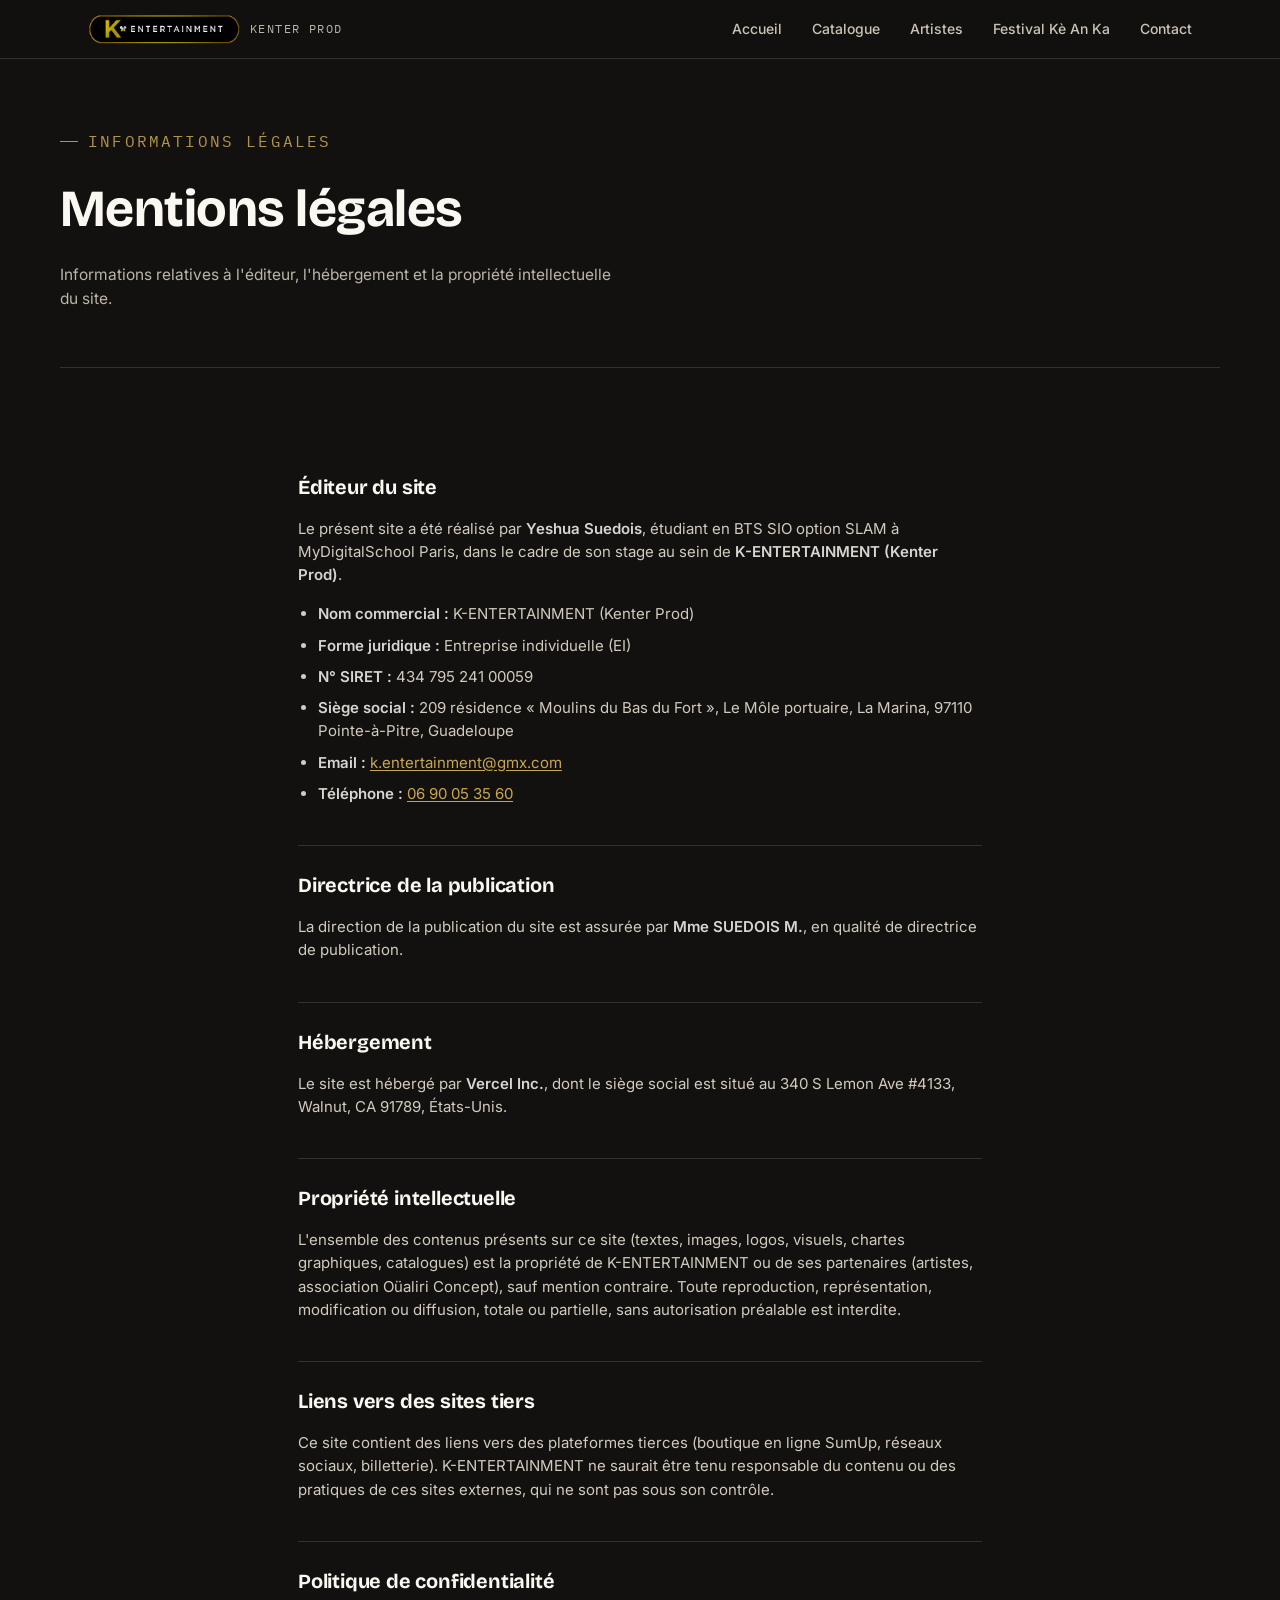
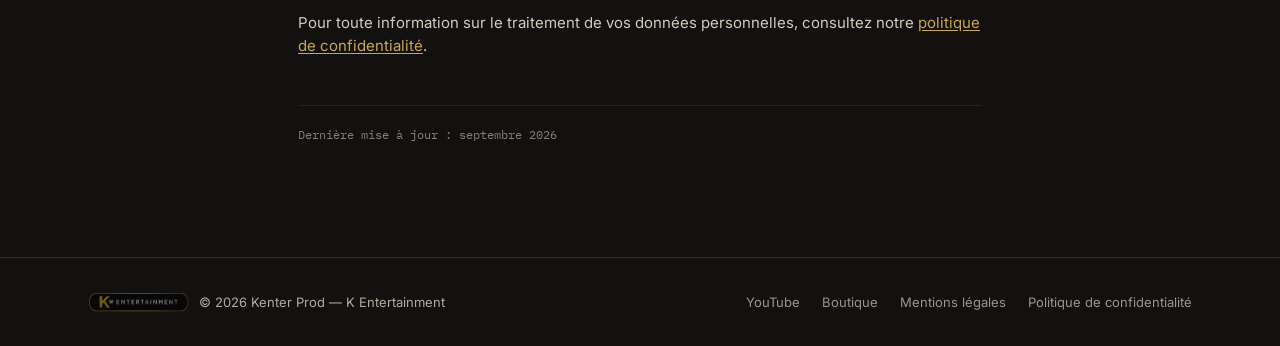
<file: mentions-legales.html>
<!DOCTYPE html>
<html lang="fr">

<head>
  <meta charset="UTF-8">
  <meta name="viewport" content="width=device-width, initial-scale=1.0">
  <title>Mentions légales — Kenter Prod · K Entertainment</title>
  <meta name="description" content="Mentions légales du site K-Entertainment.">
  <link rel="icon" href="logo-isole.png">
  <link rel="preconnect" href="https://fonts.googleapis.com">
  <link rel="preconnect" href="https://fonts.gstatic.com" crossorigin>
  <link
    href="https://fonts.googleapis.com/css2?family=Bricolage+Grotesque:opsz,wght@12..96,400..800&family=Inter:wght@400;500;600&family=IBM+Plex+Mono:wght@400;500&display=swap"
    rel="stylesheet">
  <link rel="stylesheet" href="css/base.css">
  <link rel="stylesheet" href="css/legal.css">
</head>

<body>

  <header>
    <nav class="wrap">
      <a class="brand" href="index.html">
        <img src="logo-isole.png" alt="K Entertainment">
        <span>KENTER PROD</span>
      </a>
      <div class="navlinks">
        <a href="index.html">Accueil</a>
        <a href="catalogue.html">Catalogue</a>
        <a href="artistes.html">Artistes</a>
        <a href="festival.html">Festival Kè An Ka</a>
        <a href="contact.html">Contact</a>
      </div>
      <button class="nav-toggle" aria-label="Menu">☰</button>
    </nav>
  </header>

  <main>

    <div class="page-head wrap">
      <p class="eyebrow">Informations légales</p>
      <h1>Mentions légales</h1>
      <p>Informations relatives à l'éditeur, l'hébergement et la propriété intellectuelle du site.</p>
    </div>

    <section>
      <div class="wrap legal-content">

        <h2>Éditeur du site</h2>
        <p>
          Le présent site a été réalisé par <strong>Yeshua Suedois</strong>,
          étudiant en BTS SIO option SLAM à MyDigitalSchool Paris,
          dans le cadre de son stage au sein de <strong>K-ENTERTAINMENT (Kenter Prod)</strong>.
        </p>

        <ul>
          <li><strong>Nom commercial :</strong> K-ENTERTAINMENT (Kenter Prod)</li>
          <li><strong>Forme juridique :</strong> Entreprise individuelle (EI)</li>
          <li><strong>N° SIRET :</strong> 434 795 241 00059</li>
          <li><strong>Siège social :</strong> 209 résidence « Moulins du Bas du Fort »,
            Le Môle portuaire, La Marina, 97110 Pointe-à-Pitre, Guadeloupe</li>
          <li><strong>Email :</strong>
            <a href="mailto:k.entertainment@gmx.com">k.entertainment@gmx.com</a>
          </li>
          <li><strong>Téléphone :</strong>
            <a href="tel:+590690053560">06 90 05 35 60</a>
          </li>
        </ul>

        <h2>Directrice de la publication</h2>
        <p>La direction de la publication du site est assurée par <strong>Mme SUEDOIS M.</strong>, en qualité de
          directrice de publication.</p>

        <h2>Hébergement</h2>
        <p>Le site est hébergé par <strong>Vercel Inc.</strong>, dont le siège social est situé au 340 S Lemon Ave
          #4133, Walnut, CA 91789, États-Unis.</p>

        <h2>Propriété intellectuelle</h2>
        <p>L'ensemble des contenus présents sur ce site (textes, images, logos, visuels, chartes graphiques, catalogues)
          est la propriété de K-ENTERTAINMENT ou de ses partenaires (artistes, association Oüaliri Concept), sauf
          mention contraire. Toute reproduction, représentation, modification ou diffusion, totale ou partielle, sans
          autorisation préalable est interdite.</p>

        <h2>Liens vers des sites tiers</h2>
        <p>Ce site contient des liens vers des plateformes tierces (boutique en ligne SumUp, réseaux sociaux,
          billetterie). K-ENTERTAINMENT ne saurait être tenu responsable du contenu ou des pratiques de ces sites
          externes, qui ne sont pas sous son contrôle.</p>

        <h2>Politique de confidentialité</h2>
        <p>Pour toute information sur le traitement de vos données personnelles, consultez notre <a
            href="confidentialite.html">politique de confidentialité</a>.</p>

        <p class="updated">Dernière mise à jour : septembre 2026</p>

      </div>
    </section>

  </main>

  <footer>
    <div class="wrap">
      <div class="fbrand">
        <img src="logo-isole.png" alt="" style="height:20px; opacity:0.8;">
        <span>© 2026 Kenter Prod — K Entertainment</span>
      </div>
      <div class="flinks">
        <a href="https://www.youtube.com/@k-entertainment7952" target="_blank" rel="noopener">YouTube</a>
        <a href="https://kenter.sumupstore.com/produits" target="_blank" rel="noopener">Boutique</a>
        <a href="mentions-legales.html">Mentions légales</a>
        <a href="confidentialite.html">Politique de confidentialité</a>
      </div>
    </div>
  </footer>

  <script src="js/main.js"></script>
</body>

</html>
</file>
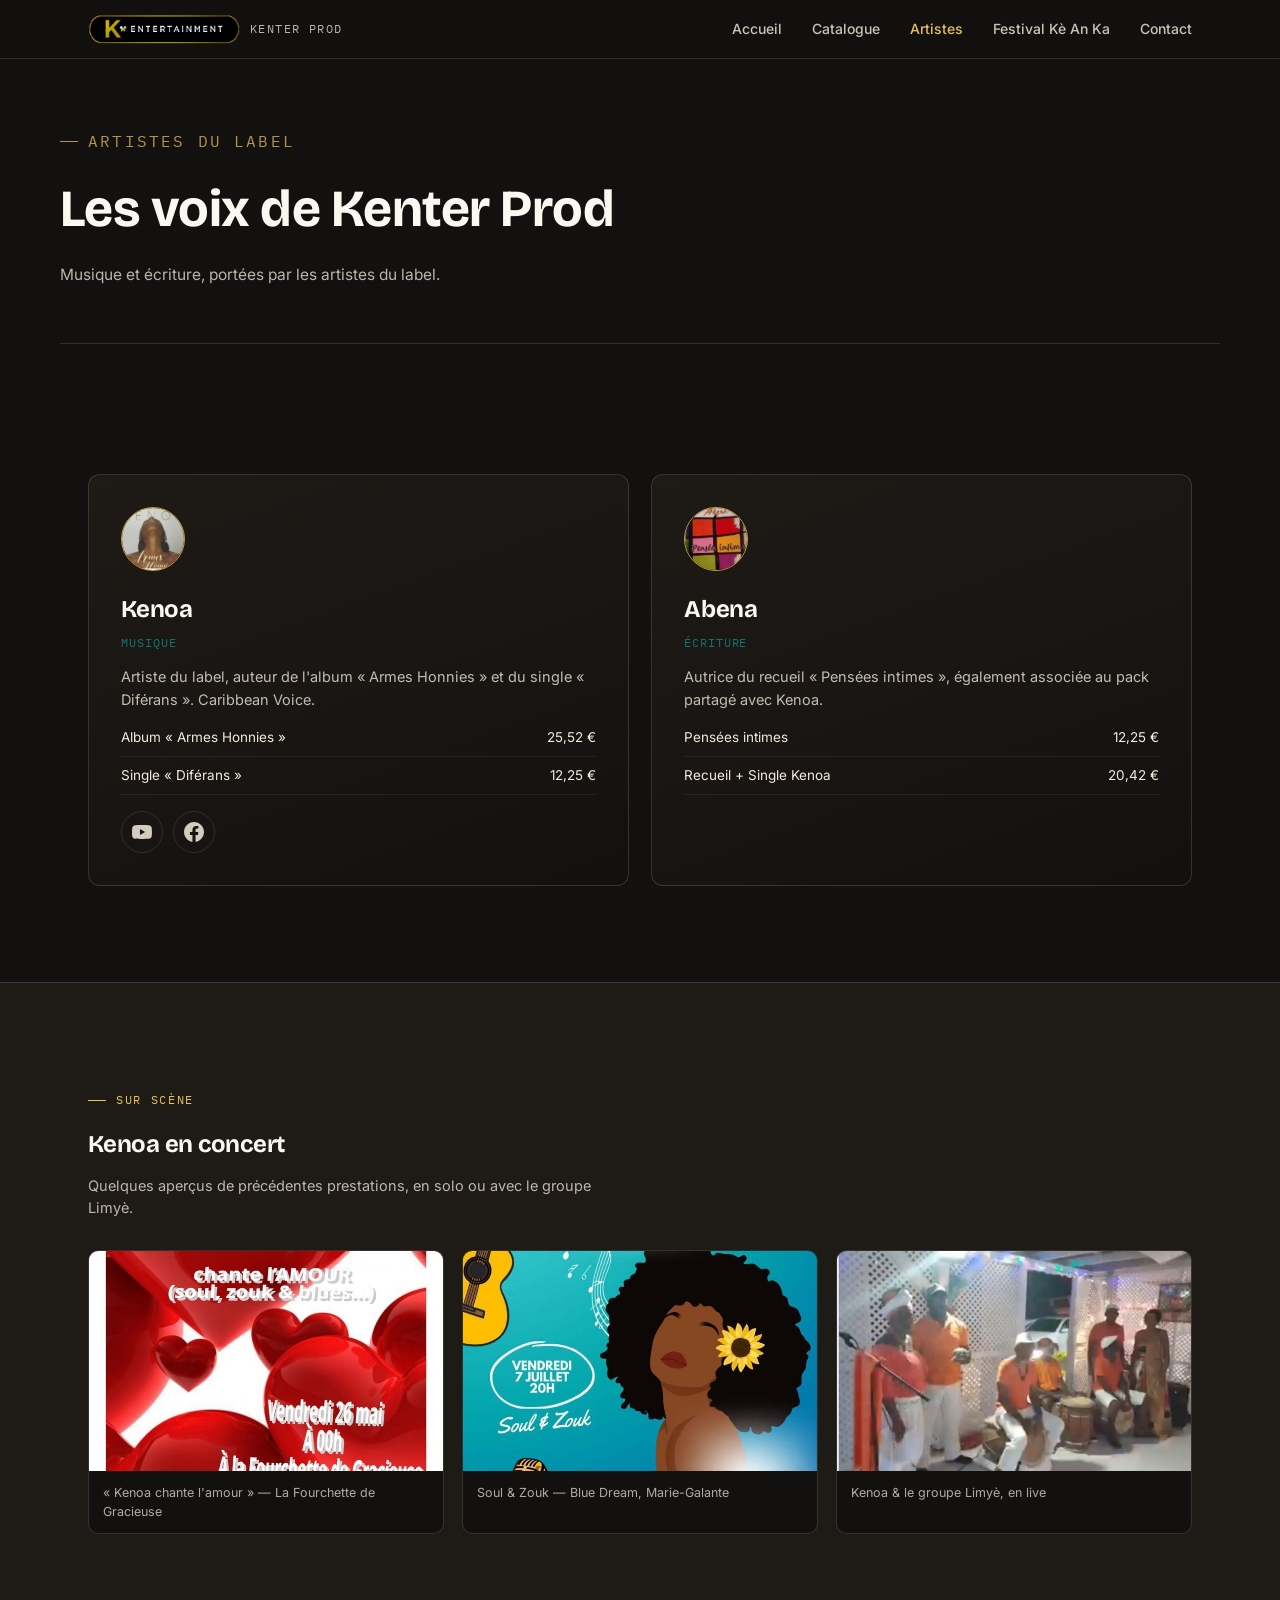
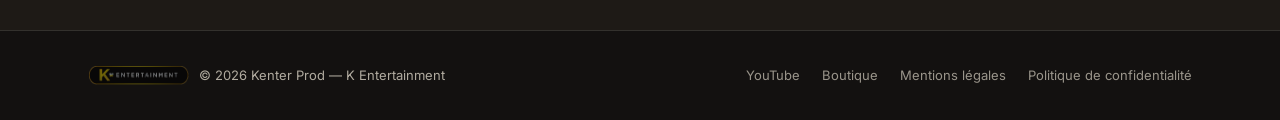
<file: pages/artistes.html>
<!DOCTYPE html>
<html lang="fr">

<head>
  <meta charset="UTF-8">
  <meta name="viewport" content="width=device-width, initial-scale=1.0">
  <title>Artistes — Kenter Prod · K Entertainment</title>
  <meta name="description" content="Kenoa et Abena, les artistes du label Kenter Prod.">
  <link rel="icon" href="../logo-isole.png">
  <link rel="preconnect" href="https://fonts.googleapis.com">
  <link rel="preconnect" href="https://fonts.gstatic.com" crossorigin>
  <link
    href="https://fonts.googleapis.com/css2?family=Bricolage+Grotesque:opsz,wght@12..96,400..800&family=Inter:wght@400;500;600&family=IBM+Plex+Mono:wght@400;500&display=swap"
    rel="stylesheet">
  <link rel="stylesheet" href="../css/base.css">
  <link rel="stylesheet" href="../css/artistes.css">
</head>

<body>

  <header>
    <nav class="wrap">
      <a class="brand" href="../index.html">
        <img src="../logo-isole.png" alt="K Entertainment">
        <span>KENTER PROD</span>
      </a>
      <div class="navlinks">
        <a href="../index.html">Accueil</a>
        <a href="catalogue.html">Catalogue</a>
        <a href="artistes.html" class="active">Artistes</a>
        <a href="festival.html">Festival Kè An Ka</a>
        <a href="contact.html">Contact</a>
      </div>
      <button class="nav-toggle" aria-label="Menu">☰</button>
    </nav>
  </header>

  <main>

    <div class="page-head wrap">
      <p class="eyebrow">Artistes du label</p>
      <h1>Les voix de Kenter Prod</h1>
      <p>Musique et écriture, portées par les artistes du label.</p>
    </div>

    <section id="artistes">
      <div class="wrap">
        <div class="artistes-grid">
          <div class="artiste-card">
            <img class="artiste-photo" src="../assets/album-armes-honnies.jpg"
              alt="Kenoa, pochette de l'album Armes Honnies">
            <h3>Kenoa</h3>
            <span class="role">Musique</span>
            <p>Artiste du label, auteur de l'album « Armes Honnies » et du single « Diférans ». Caribbean Voice.</p>
            <div class="works">
              <a href="https://kenter.sumupstore.com/product/album-kenoa" target="_blank" rel="noopener"><span>Album «
                  Armes Honnies »</span><span>25,52 €</span></a>
              <a href="https://kenter.sumupstore.com/product/single-diferans-kenoa" target="_blank"
                rel="noopener"><span>Single « Diférans »</span><span>12,25 €</span></a>
            </div>
            <div class="socials">
              <a href="https://www.youtube.com/MsKenoa" target="_blank" rel="noopener" aria-label="YouTube de Kenoa" title="YouTube"><svg viewBox="0 0 24 24" width="20" height="20" fill="currentColor" aria-hidden="true"><path d="M23.498 6.186a3.016 3.016 0 0 0-2.122-2.136C19.505 3.545 12 3.545 12 3.545s-7.505 0-9.377.505A3.017 3.017 0 0 0 .502 6.186C0 8.07 0 12 0 12s0 3.93.502 5.814a3.016 3.016 0 0 0 2.122 2.136c1.871.505 9.376.505 9.376.505s7.505 0 9.377-.505a3.015 3.015 0 0 0 2.122-2.136C24 15.93 24 12 24 12s0-3.93-.502-5.814zM9.545 15.568V8.432L15.818 12l-6.273 3.568z"/></svg></a>
              <a href="https://www.facebook.com/Kenoa.CaribbeanVoice/" target="_blank" rel="noopener" aria-label="Facebook de Kenoa" title="Facebook"><svg viewBox="0 0 24 24" width="20" height="20" fill="currentColor" aria-hidden="true"><path d="M24 12.073c0-6.627-5.373-12-12-12s-12 5.373-12 12c0 5.99 4.388 10.954 10.125 11.854v-8.385H7.078v-3.47h3.047V9.43c0-3.007 1.792-4.669 4.533-4.669 1.312 0 2.686.235 2.686.235v2.953H15.83c-1.491 0-1.956.925-1.956 1.874v2.25h3.328l-.532 3.47h-2.796v8.385C19.612 23.027 24 18.062 24 12.073z"/></svg></a>
            </div>
          </div>
          <div class="artiste-card">
            <img class="artiste-photo" src="../assets/pensees-intimes-abena.jpg"
              alt="Couverture du recueil Pensées intimes d'Abena">
            <h3>Abena</h3>
            <span class="role">Écriture</span>
            <p>Autrice du recueil « Pensées intimes », également associée au pack partagé avec Kenoa.</p>
            <div class="works">
              <a href="https://kenter.sumupstore.com/product/pensees-intimes-abena" target="_blank"
                rel="noopener"><span>Pensées intimes</span><span>12,25 €</span></a>
              <a href="https://kenter.sumupstore.com/product/recueil-d-abena-single-de-kenoa" target="_blank"
                rel="noopener"><span>Recueil + Single Kenoa</span><span>20,42 €</span></a>
            </div>
          </div>
        </div>
      </div>
    </section>

    <!-- EN CONCERT -->
    <section class="live-section">
      <div class="wrap">
        <p class="eyebrow">Sur scène</p>
        <h2 style="margin-top:16px;">Kenoa en concert</h2>
        <p style="opacity:0.75; max-width:60ch; margin-top:12px; font-size:14.5px;">Quelques aperçus de précédentes
          prestations, en solo ou avec le groupe Limyè.</p>
        <div class="live-gallery">
          <figure><img src="../assets/live-fourchette.jpg" alt="Kenoa en concert à la Fourchette de Gracieuse">
            <figcaption>« Kenoa chante l'amour » — La Fourchette de Gracieuse</figcaption>
          </figure>
          <figure><img src="../assets/live-bluedream.jpg" alt="Kenoa en concert au Blue Dream">
            <figcaption>Soul &amp; Zouk — Blue Dream, Marie-Galante</figcaption>
          </figure>
          <figure><img src="../assets/live-chouchou.jpg" alt="Kenoa et le groupe Limyè en live">
            <figcaption>Kenoa &amp; le groupe Limyè, en live</figcaption>
          </figure>
        </div>
      </div>
    </section>

  </main>

  <footer>
    <div class="wrap">
      <div class="fbrand">
        <img src="../logo-isole.png" alt="" style="height:20px; opacity:0.8;">
        <span>© 2026 Kenter Prod — K Entertainment</span>
      </div>
      <div class="flinks">
        <a href="https://www.youtube.com/@k-entertainment7952" target="_blank" rel="noopener">YouTube</a>
        <a href="https://kenter.sumupstore.com/produits" target="_blank" rel="noopener">Boutique</a>
        <a href="mentions-legales.html">Mentions légales</a>
        <a href="confidentialite.html">Politique de confidentialité</a>
      </div>
    </div>
  </footer>

  <script src="../js/main.js"></script>
</body>

</html>
</file>
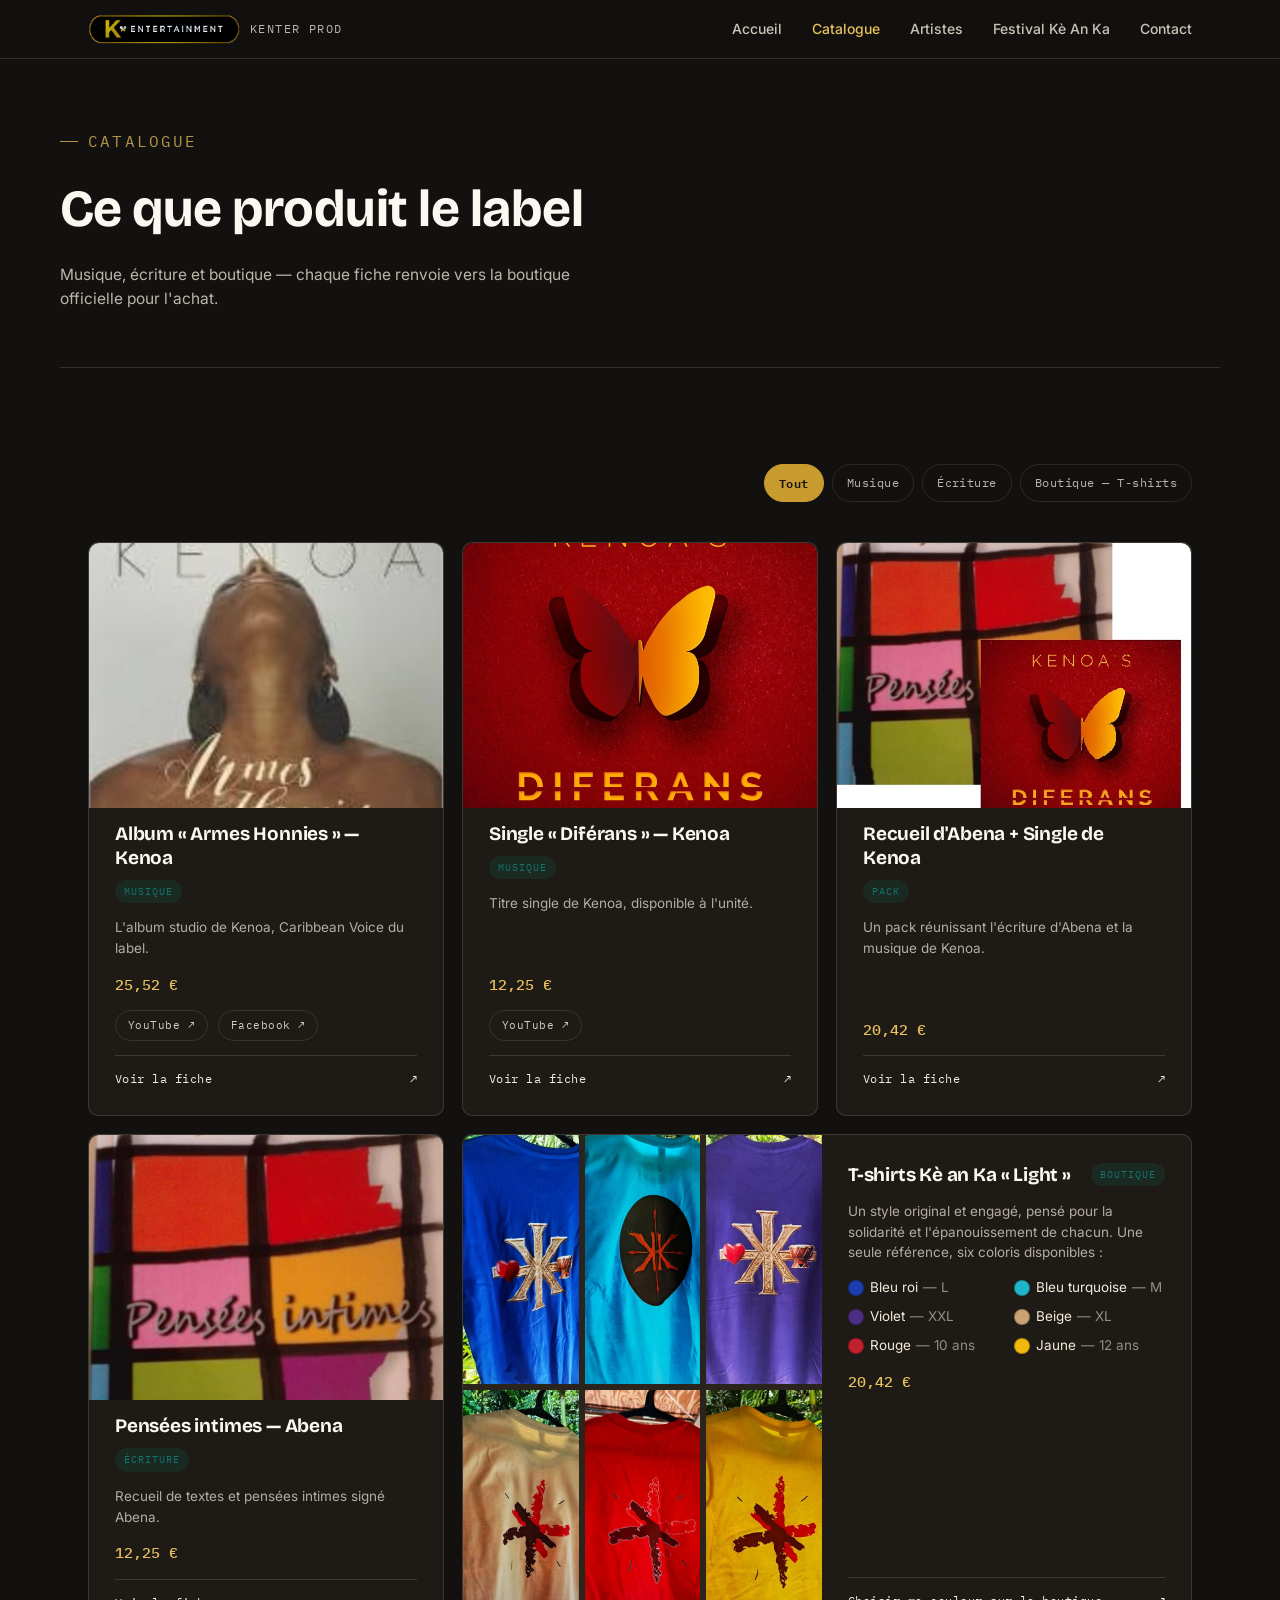
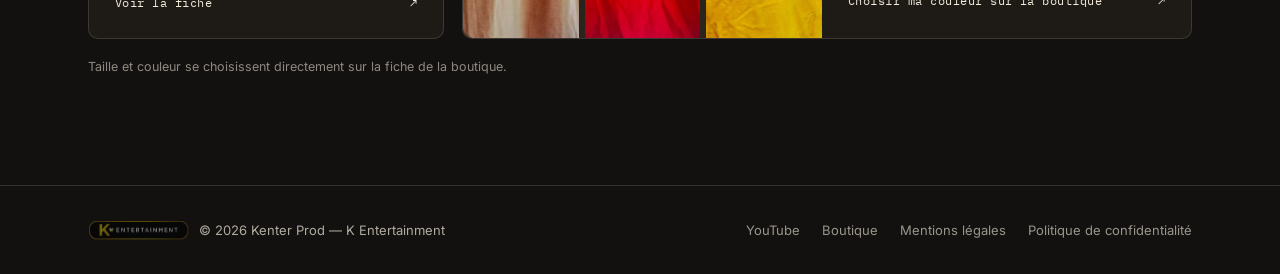
<file: pages/catalogue.html>
<!DOCTYPE html>
<html lang="fr">

<head>
  <meta charset="UTF-8">
  <meta name="viewport" content="width=device-width, initial-scale=1.0">
  <title>Catalogue — Kenter Prod · K Entertainment</title>
  <meta name="description"
    content="Le catalogue Kenter Prod : albums, singles, éditions et la collection de t-shirts Kè an Ka - light.">
  <link rel="icon" href="../logo-isole.png">
  <link rel="preconnect" href="https://fonts.googleapis.com">
  <link rel="preconnect" href="https://fonts.gstatic.com" crossorigin>
  <link
    href="https://fonts.googleapis.com/css2?family=Bricolage+Grotesque:opsz,wght@12..96,400..800&family=Inter:wght@400;500;600&family=IBM+Plex+Mono:wght@400;500&display=swap"
    rel="stylesheet">
  <link rel="stylesheet" href="../css/base.css">
  <link rel="stylesheet" href="../css/catalogue.css">
</head>

<body>

  <header>
    <nav class="wrap">
      <a class="brand" href="../index.html">
        <img src="../logo-isole.png" alt="K Entertainment">
        <span>KENTER PROD</span>
      </a>
      <div class="navlinks">
        <a href="../index.html">Accueil</a>
        <a href="catalogue.html" class="active">Catalogue</a>
        <a href="artistes.html">Artistes</a>
        <a href="festival.html">Festival Kè An Ka</a>
        <a href="contact.html">Contact</a>
      </div>
      <button class="nav-toggle" aria-label="Menu">☰</button>
    </nav>
  </header>

  <main>

    <div class="page-head wrap">
      <p class="eyebrow">Catalogue</p>
      <h1>Ce que produit le label</h1>
      <p>Musique, écriture et boutique — chaque fiche renvoie vers la boutique officielle pour l'achat.</p>
    </div>

    <section id="catalogue">
      <div class="wrap">
        <div class="cat-head">
          <div></div>
          <div class="filters" id="filters">
            <button class="filter-btn active" data-filter="all">Tout</button>
            <button class="filter-btn" data-filter="musique">Musique</button>
            <button class="filter-btn" data-filter="ecriture">Écriture</button>
            <button class="filter-btn" data-filter="boutique">Boutique — T-shirts</button>
          </div>
        </div>

        <div class="cat-grid" id="catGrid">

          <div class="card" data-cat="musique">
            <div class="card-media"><img src="../assets/album-armes-honnies.jpg"
                alt="Pochette de l'album Armes Honnies de Kenoa"></div>
            <div class="card-top">
              <h3>Album « Armes Honnies » — Kenoa</h3><span class="card-tag">Musique</span>
            </div>
            <p>L'album studio de Kenoa, Caribbean Voice du label.</p>
            <div class="price">25,52 €</div>
            <div class="card-extra-links">
              <a class="pill-link" href="https://www.youtube.com/MsKenoa" target="_blank" rel="noopener">YouTube ↗</a>
              <a class="pill-link" href="https://www.facebook.com/Kenoa.CaribbeanVoice/" target="_blank"
                rel="noopener">Facebook ↗</a>
            </div>
            <a class="card-link" href="https://kenter.sumupstore.com/product/album-kenoa" target="_blank"
              rel="noopener"><span>Voir la fiche</span><span>↗</span></a>
          </div>

          <div class="card" data-cat="musique">
            <div class="card-media"><img src="../assets/single-diferans.jpg" alt="Pochette du single Diférans de Kenoa">
            </div>
            <div class="card-top">
              <h3>Single « Diférans » — Kenoa</h3><span class="card-tag">Musique</span>
            </div>
            <p>Titre single de Kenoa, disponible à l'unité.</p>
            <div class="price">12,25 €</div>
            <div class="card-extra-links">
              <a class="pill-link" href="https://www.youtube.com/MsKenoa" target="_blank" rel="noopener">YouTube ↗</a>
            </div>
            <a class="card-link" href="https://kenter.sumupstore.com/product/single-diferans-kenoa" target="_blank"
              rel="noopener"><span>Voir la fiche</span><span>↗</span></a>
          </div>

          <div class="card" data-cat="musique ecriture">
            <div class="card-media"><img src="../assets/pack-abena-kenoa.jpg"
                alt="Pack Recueil d'Abena et Single de Kenoa"></div>
            <div class="card-top">
              <h3>Recueil d'Abena + Single de Kenoa</h3><span class="card-tag">Pack</span>
            </div>
            <p>Un pack réunissant l'écriture d'Abena et la musique de Kenoa.</p>
            <div class="price">20,42 €</div>
            <a class="card-link" href="https://kenter.sumupstore.com/product/recueil-d-abena-single-de-kenoa"
              target="_blank" rel="noopener"><span>Voir la fiche</span><span>↗</span></a>
          </div>

          <div class="card" data-cat="ecriture">
            <div class="card-media"><img src="../assets/pensees-intimes-abena.jpg"
                alt="Couverture du recueil Pensées intimes d'Abena"></div>
            <div class="card-top">
              <h3>Pensées intimes — Abena</h3><span class="card-tag">Écriture</span>
            </div>
            <p>Recueil de textes et pensées intimes signé Abena.</p>
            <div class="price">12,25 €</div>
            <a class="card-link" href="https://kenter.sumupstore.com/product/pensees-intimes-abena" target="_blank"
              rel="noopener"><span>Voir la fiche</span><span>↗</span></a>
          </div>






          <div class="card card-wide" data-cat="boutique">
            <div class="shirt-gallery">
              <img src="../assets/tshirt-bleuroi-L.jpg" alt="T-shirt Kè an Ka - light, bleu roi, taille L" loading="lazy">
              <img src="../assets/tshirt-turquoise-M.jpg" alt="T-shirt Kè an Ka - light, bleu turquoise, taille M" loading="lazy">
              <img src="../assets/tshirt-violet-XXL.jpg" alt="T-shirt Kè an Ka - light, violet, taille XXL" loading="lazy">
              <img src="../assets/tshirt-beige-XL.jpg" alt="T-shirt Kè an Ka - light, beige, taille XL" loading="lazy">
              <img src="../assets/tshirt-rouge-10ans.jpg" alt="T-shirt Kè an Ka - light, rouge, taille 10 ans" loading="lazy">
              <img src="../assets/tshirt-jaune-12ans.jpg" alt="T-shirt Kè an Ka - light, jaune, taille 12 ans" loading="lazy">
            </div>
            <div class="card-body">
              <div class="card-top">
                <h3>T-shirts Kè an Ka « Light »</h3><span class="card-tag">Boutique</span>
              </div>
              <p>Un style original et engagé, pensé pour la solidarité et l'épanouissement de chacun. Une seule
                référence, six coloris disponibles :</p>
              <ul class="variants">
              <li><span class="card-swatch" style="background:#1c3fb0;"></span>Bleu roi <em>— L</em></li>
              <li><span class="card-swatch" style="background:#1fb6c9;"></span>Bleu turquoise <em>— M</em></li>
              <li><span class="card-swatch" style="background:#4b2e83;"></span>Violet <em>— XXL</em></li>
              <li><span class="card-swatch" style="background:#c9a373;"></span>Beige <em>— XL</em></li>
              <li><span class="card-swatch" style="background:#c3202f;"></span>Rouge <em>— 10 ans</em></li>
              <li><span class="card-swatch" style="background:#f0b90b;"></span>Jaune <em>— 12 ans</em></li>
              </ul>
              <div class="price">20,42 €</div>
              <a class="card-link" href="https://kenter.sumupstore.com/product/t-shirts-ke-an-ka-light" target="_blank"
                rel="noopener"><span>Choisir ma couleur sur la boutique</span><span>↗</span></a>
            </div>
          </div>

        </div>
        <p style="font-size:12.5px; opacity:0.55; margin-top:18px;">Taille et couleur se choisissent directement sur la fiche de la boutique.</p>
      </div>
    </section>

  </main>

  <footer>
    <div class="wrap">
      <div class="fbrand">
        <img src="../logo-isole.png" alt="" style="height:20px; opacity:0.8;">
        <span>© 2026 Kenter Prod — K Entertainment</span>
      </div>
      <div class="flinks">
        <a href="https://www.youtube.com/@k-entertainment7952" target="_blank" rel="noopener">YouTube</a>
        <a href="https://kenter.sumupstore.com/produits" target="_blank" rel="noopener">Boutique</a>
        <a href="mentions-legales.html">Mentions légales</a>
        <a href="confidentialite.html">Politique de confidentialité</a>
      </div>
    </div>
  </footer>

  <script src="../js/main.js"></script>
</body>

</html>
</file>
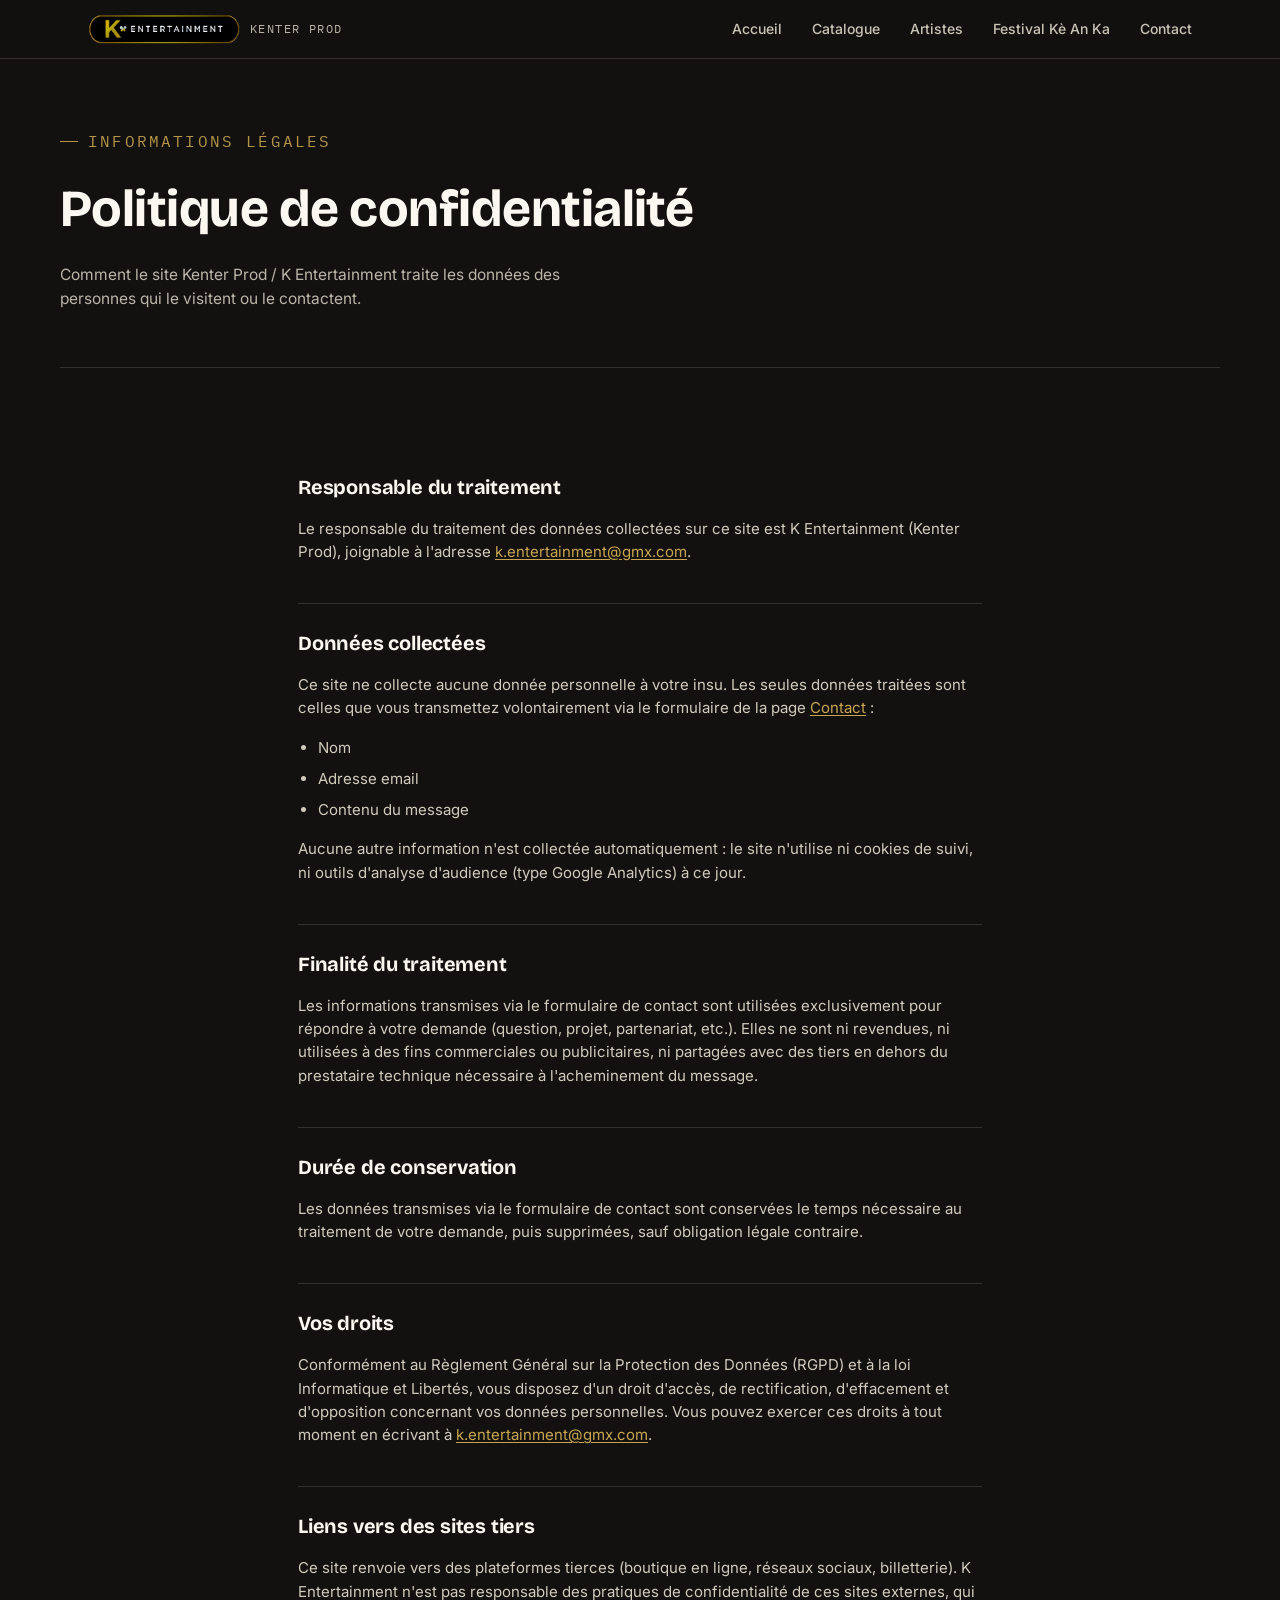
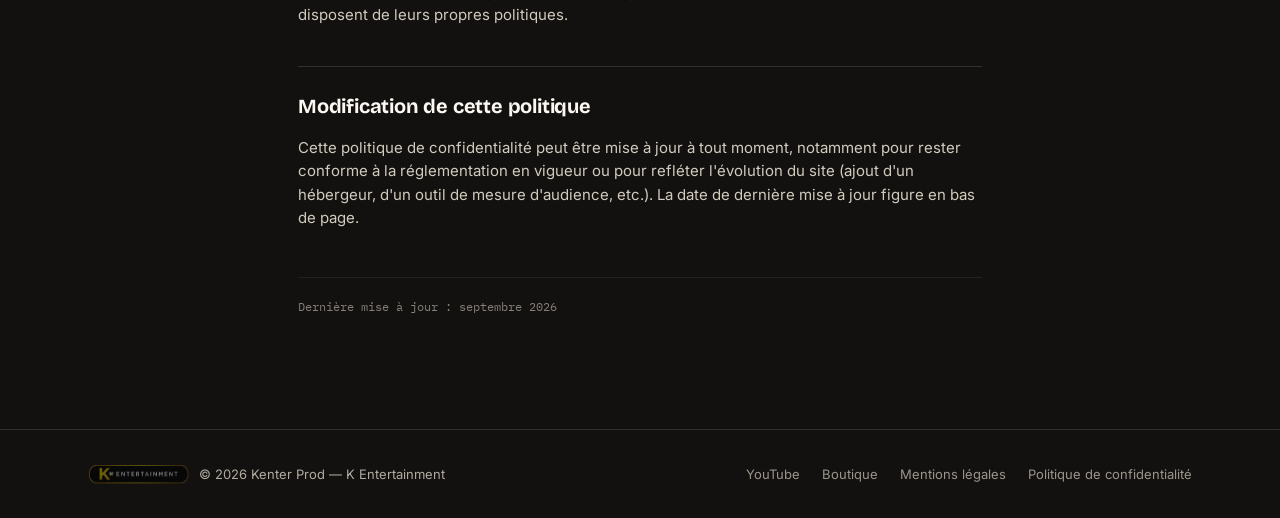
<file: pages/confidentialite.html>
<!DOCTYPE html>
<html lang="fr">

<head>
  <meta charset="UTF-8">
  <meta name="viewport" content="width=device-width, initial-scale=1.0">
  <title>Politique de confidentialité — Kenter Prod · K Entertainment</title>
  <meta name="description" content="Politique de confidentialité du site Kenter Prod / K Entertainment.">
  <link rel="icon" href="../logo-isole.png">
  <link rel="preconnect" href="https://fonts.googleapis.com">
  <link rel="preconnect" href="https://fonts.gstatic.com" crossorigin>
  <link
    href="https://fonts.googleapis.com/css2?family=Bricolage+Grotesque:opsz,wght@12..96,400..800&family=Inter:wght@400;500;600&family=IBM+Plex+Mono:wght@400;500&display=swap"
    rel="stylesheet">
  <link rel="stylesheet" href="../css/base.css">
  <link rel="stylesheet" href="../css/legal.css">
</head>

<body>

  <header>
    <nav class="wrap">
      <a class="brand" href="../index.html">
        <img src="../logo-isole.png" alt="K Entertainment">
        <span>KENTER PROD</span>
      </a>
      <div class="navlinks">
        <a href="../index.html">Accueil</a>
        <a href="catalogue.html">Catalogue</a>
        <a href="artistes.html">Artistes</a>
        <a href="festival.html">Festival Kè An Ka</a>
        <a href="contact.html">Contact</a>
      </div>
      <button class="nav-toggle" aria-label="Menu">☰</button>
    </nav>
  </header>

  <main>

    <div class="page-head wrap">
      <p class="eyebrow">Informations légales</p>
      <h1>Politique de confidentialité</h1>
      <p>Comment le site Kenter Prod / K Entertainment traite les données des personnes qui le visitent ou le
        contactent.</p>
    </div>

    <section>
      <div class="wrap legal-content">

        <h2>Responsable du traitement</h2>
        <p>Le responsable du traitement des données collectées sur ce site est K Entertainment (Kenter Prod), joignable
          à l'adresse <a href="mailto:k.entertainment@gmx.com">k.entertainment@gmx.com</a>.</p>

        <h2>Données collectées</h2>
        <p>Ce site ne collecte aucune donnée personnelle à votre insu. Les seules données traitées sont celles que vous
          transmettez volontairement via le formulaire de la page <a href="contact.html">Contact</a> :</p>
        <ul>
          <li>Nom</li>
          <li>Adresse email</li>
          <li>Contenu du message</li>
        </ul>
        <p>Aucune autre information n'est collectée automatiquement : le site n'utilise ni cookies de suivi, ni outils
          d'analyse d'audience (type Google Analytics) à ce jour.</p>

        <h2>Finalité du traitement</h2>
        <p>Les informations transmises via le formulaire de contact sont utilisées exclusivement pour répondre à votre
          demande (question, projet, partenariat, etc.). Elles ne sont ni revendues, ni utilisées à des fins
          commerciales ou publicitaires, ni partagées avec des tiers en dehors du prestataire technique nécessaire à
          l'acheminement du message.</p>

        <h2>Durée de conservation</h2>
        <p>Les données transmises via le formulaire de contact sont conservées le temps nécessaire au traitement de
          votre demande, puis supprimées, sauf obligation légale contraire.</p>

        <h2>Vos droits</h2>
        <p>Conformément au Règlement Général sur la Protection des Données (RGPD) et à la loi Informatique et Libertés,
          vous disposez d'un droit d'accès, de rectification, d'effacement et d'opposition concernant vos données
          personnelles. Vous pouvez exercer ces droits à tout moment en écrivant à <a
            href="mailto:k.entertainment@gmx.com">k.entertainment@gmx.com</a>.</p>

        <h2>Liens vers des sites tiers</h2>
        <p>Ce site renvoie vers des plateformes tierces (boutique en ligne, réseaux sociaux, billetterie). K
          Entertainment n'est pas responsable des pratiques de confidentialité de ces sites externes, qui disposent de
          leurs propres politiques.</p>

        <h2>Modification de cette politique</h2>
        <p>Cette politique de confidentialité peut être mise à jour à tout moment, notamment pour rester conforme à la
          réglementation en vigueur ou pour refléter l'évolution du site (ajout d'un hébergeur, d'un outil de mesure
          d'audience, etc.). La date de dernière mise à jour figure en bas de page.</p>

        <p class="updated">Dernière mise à jour : septembre 2026</p>

      </div>
    </section>

  </main>

  <footer>
    <div class="wrap">
      <div class="fbrand">
        <img src="../logo-isole.png" alt="" style="height:20px; opacity:0.8;">
        <span>© 2026 Kenter Prod — K Entertainment</span>
      </div>
      <div class="flinks">
        <a href="https://www.youtube.com/@k-entertainment7952" target="_blank" rel="noopener">YouTube</a>
        <a href="https://kenter.sumupstore.com/produits" target="_blank" rel="noopener">Boutique</a>
        <a href="mentions-legales.html">Mentions légales</a>
        <a href="confidentialite.html">Politique de confidentialité</a>
      </div>
    </div>
  </footer>

  <script src="../js/main.js"></script>
</body>

</html>
</file>
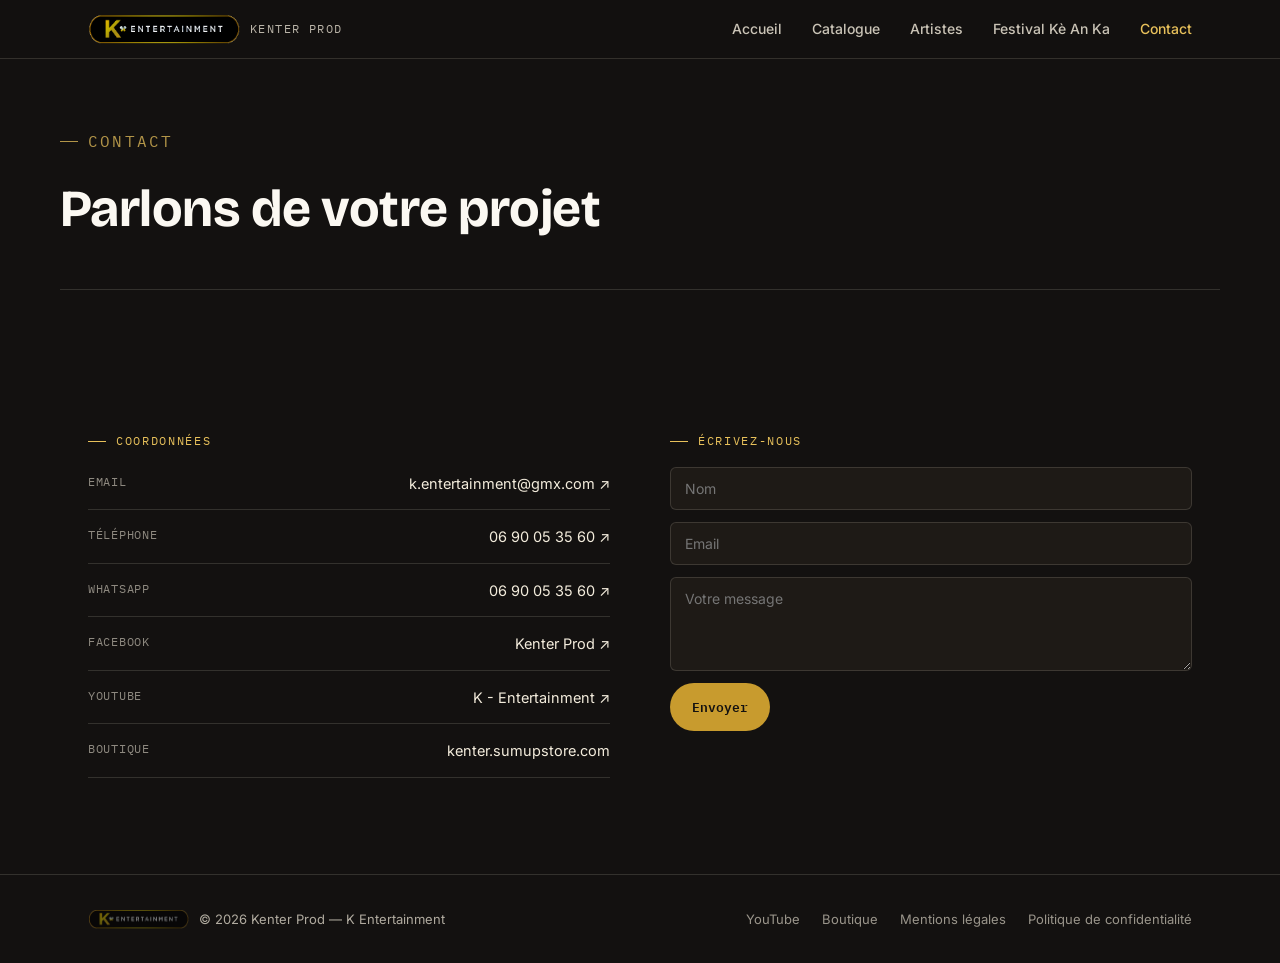
<file: pages/contact.html>
<!DOCTYPE html>
<html lang="fr">

<head>
  <meta charset="UTF-8">
  <meta name="viewport" content="width=device-width, initial-scale=1.0">
  <title>Contact — Kenter Prod · K Entertainment</title>
  <meta name="description"
    content="Contactez Kenter Prod / K Entertainment par email, téléphone, WhatsApp ou Facebook.">
  <link rel="icon" href="../logo-isole.png">
  <link rel="preconnect" href="https://fonts.googleapis.com">
  <link rel="preconnect" href="https://fonts.gstatic.com" crossorigin>
  <link
    href="https://fonts.googleapis.com/css2?family=Bricolage+Grotesque:opsz,wght@12..96,400..800&family=Inter:wght@400;500;600&family=IBM+Plex+Mono:wght@400;500&display=swap"
    rel="stylesheet">
  <link rel="stylesheet" href="../css/base.css">
  <link rel="stylesheet" href="../css/contact.css">
</head>

<body>

  <header>
    <nav class="wrap">
      <a class="brand" href="../index.html">
        <img src="../logo-isole.png" alt="K Entertainment">
        <span>KENTER PROD</span>
      </a>
      <div class="navlinks">
        <a href="../index.html">Accueil</a>
        <a href="catalogue.html">Catalogue</a>
        <a href="artistes.html">Artistes</a>
        <a href="festival.html">Festival Kè An Ka</a>
        <a href="contact.html" class="active">Contact</a>
      </div>
      <button class="nav-toggle" aria-label="Menu">☰</button>
    </nav>
  </header>

  <main>

    <div class="page-head wrap">
      <p class="eyebrow">Contact</p>
      <h1>Parlons de votre projet</h1>
    </div>

    <section id="contact">
      <div class="wrap contact-grid">
        <div>
          <p class="eyebrow">Coordonnées</p>
          <div class="contact-list">
            <a href="mailto:k.entertainment@gmx.com">
              <span class="label">Email</span><span>k.entertainment@gmx.com ↗</span>
            </a>
            <a href="tel:+590690053560">
              <span class="label">Téléphone</span><span>06 90 05 35 60 ↗</span>
            </a>
            <a href="https://wa.me/590690053560" target="_blank" rel="noopener">
              <span class="label">WhatsApp</span><span>06 90 05 35 60 ↗</span>
            </a>
            <a href="https://www.facebook.com/Kenter+Prod" target="_blank" rel="noopener">
              <span class="label">Facebook</span><span>Kenter Prod ↗</span>
            </a>
            <a href="https://www.youtube.com/@k-entertainment7952" target="_blank" rel="noopener">
              <span class="label">YouTube</span><span>K - Entertainment ↗</span>
            </a>
            <div><span class="label">Boutique</span><span>kenter.sumupstore.com</span></div>
          </div>
        </div>
        <div>
          <p class="eyebrow">Écrivez-nous</p>
          <form class="mini" style="margin-top:16px;" action="https://formspree.io/f/xrpeajye" method="POST">
            <input type="text" name="name" placeholder="Nom" required>
            <input type="email" name="email" placeholder="Email" required>
            <textarea name="message" rows="4" placeholder="Votre message" required></textarea>
            <button type="submit">Envoyer</button>
            <p class="form-status" aria-live="polite"></p>
          </form>
        </div>
      </div>
    </section>

  </main>

  <footer>
    <div class="wrap">
      <div class="fbrand">
        <img src="../logo-isole.png" alt="" style="height:20px; opacity:0.8;">
        <span>© 2026 Kenter Prod — K Entertainment</span>
      </div>
      <div class="flinks">
        <a href="https://www.youtube.com/@k-entertainment7952" target="_blank" rel="noopener">YouTube</a>
        <a href="https://kenter.sumupstore.com/produits" target="_blank" rel="noopener">Boutique</a>
        <a href="mentions-legales.html">Mentions légales</a>
        <a href="confidentialite.html">Politique de confidentialité</a>
      </div>
    </div>
  </footer>

  <script src="../js/main.js"></script>
</body>

</html>
</file>
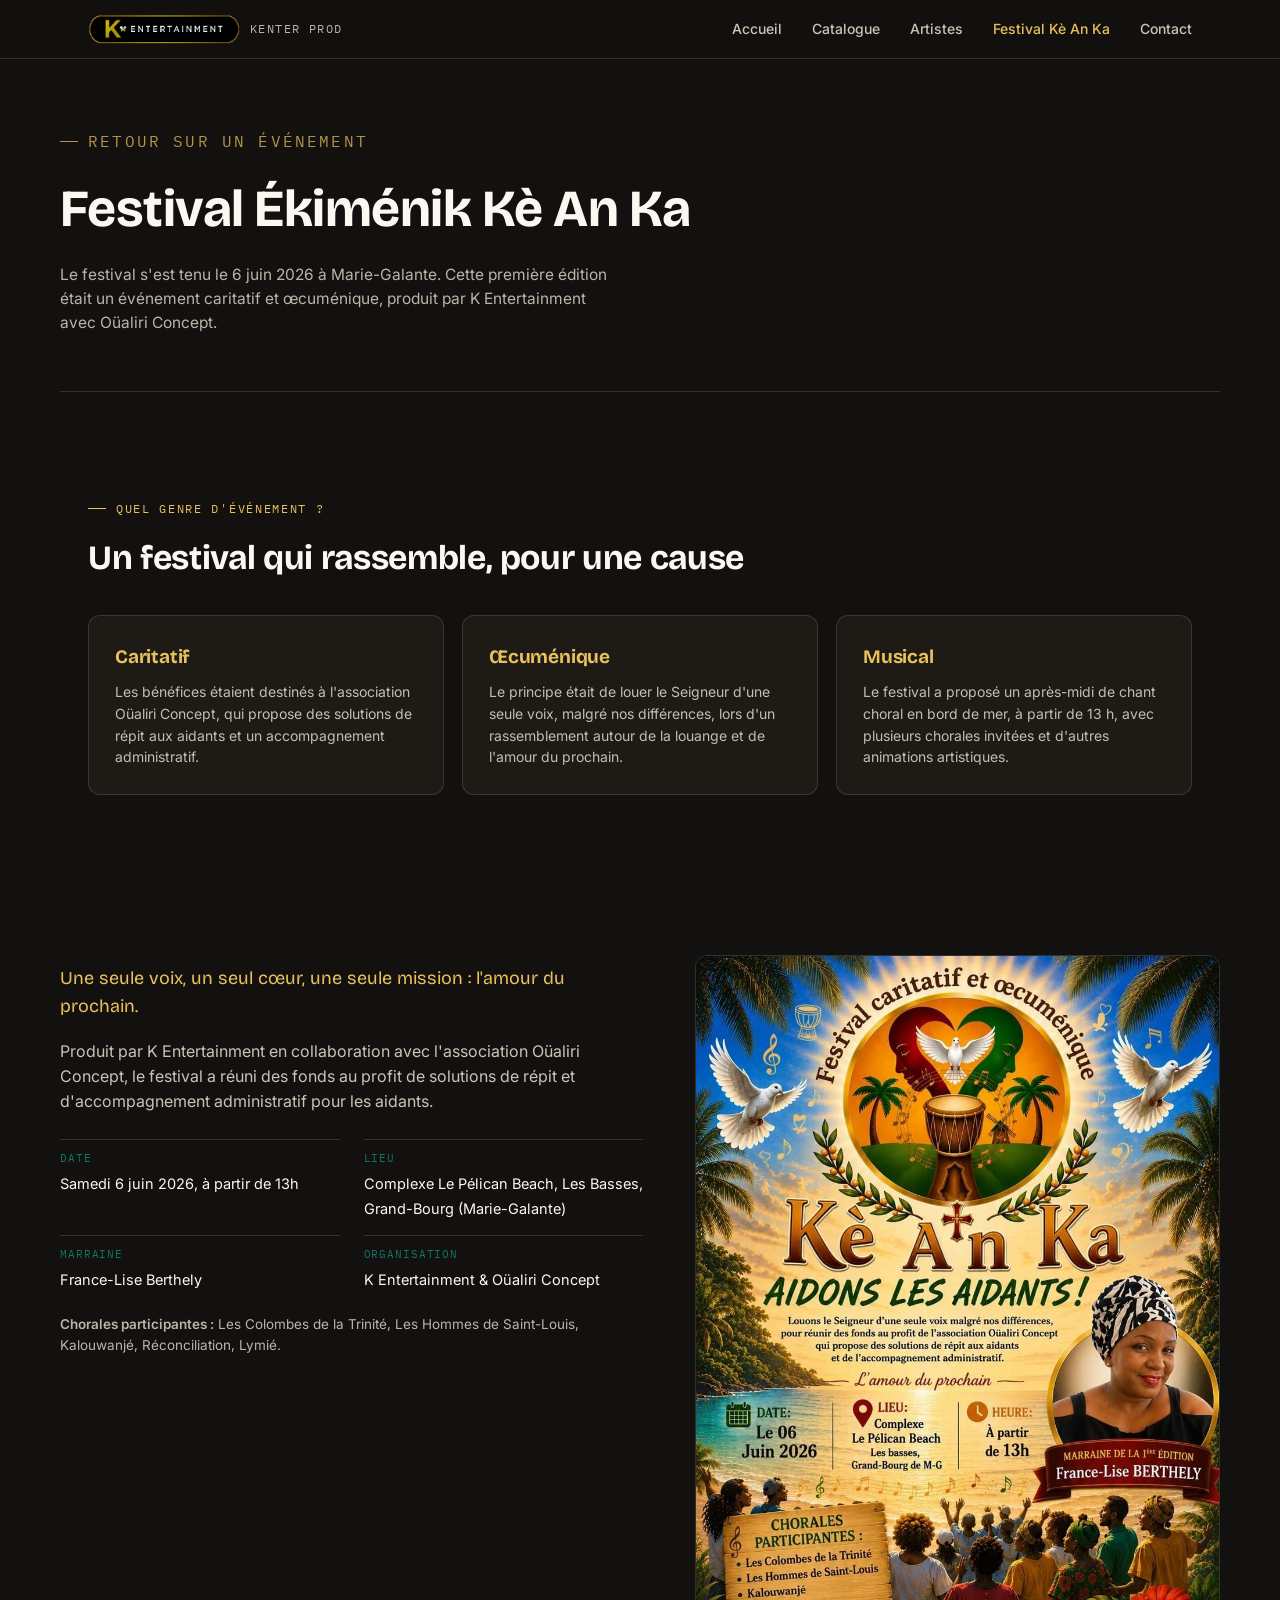
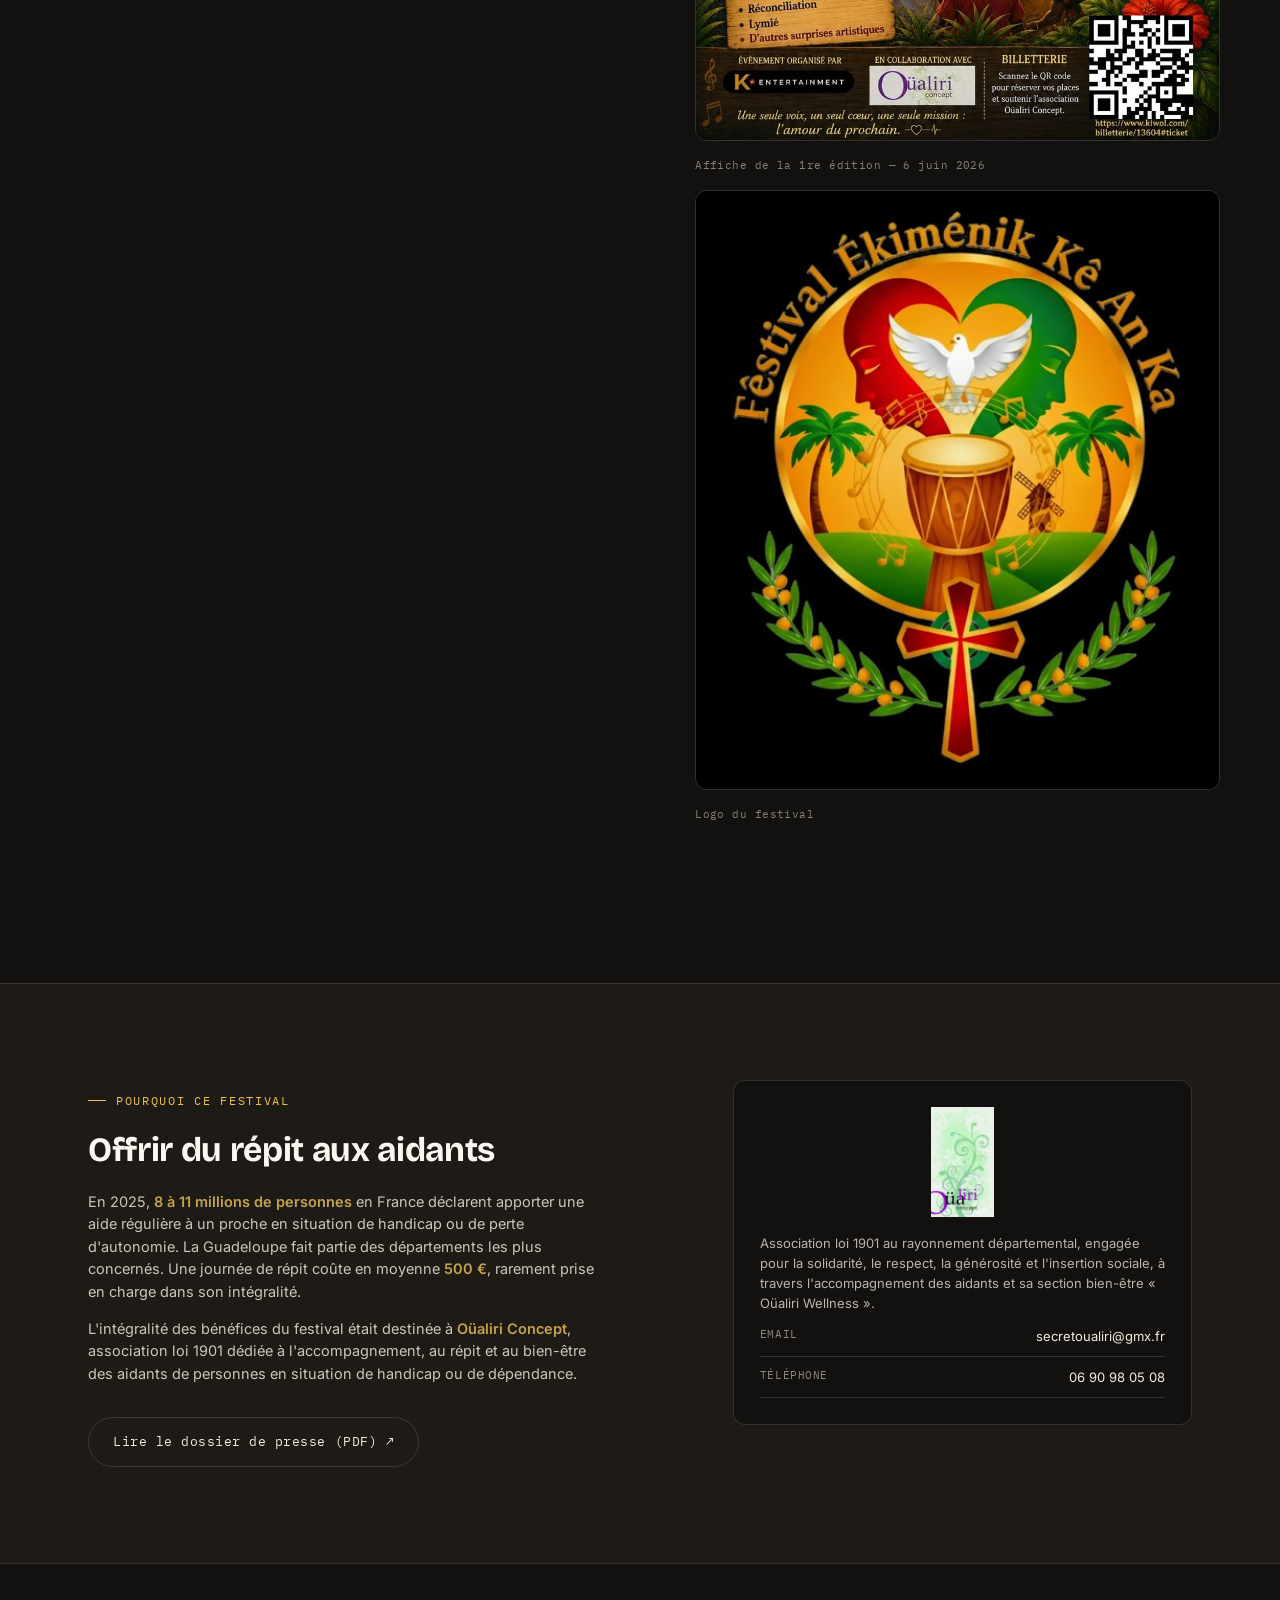
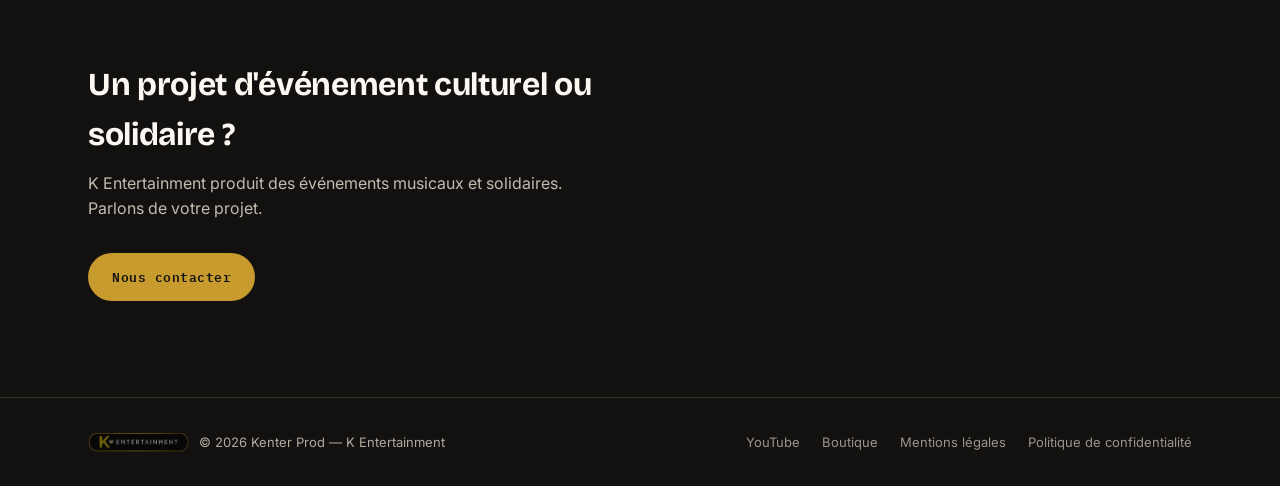
<file: pages/festival.html>
<!DOCTYPE html>
<html lang="fr">

<head>
  <meta charset="UTF-8">
  <meta name="viewport" content="width=device-width, initial-scale=1.0">
  <title>Retour sur le festival Kè An Ka — Kenter Prod · K Entertainment</title>
  <meta name="description"
    content="Retour sur le festival Ékiménik Kè An Ka (6 juin 2026, Marie-Galante) : un festival caritatif et œcuménique produit par K Entertainment au profit des aidants.">
  <link rel="icon" href="../logo-isole.png">
  <link rel="preconnect" href="https://fonts.googleapis.com">
  <link rel="preconnect" href="https://fonts.gstatic.com" crossorigin>
  <link
    href="https://fonts.googleapis.com/css2?family=Bricolage+Grotesque:opsz,wght@12..96,400..800&family=Inter:wght@400;500;600&family=IBM+Plex+Mono:wght@400;500&display=swap"
    rel="stylesheet">
  <link rel="stylesheet" href="../css/base.css">
  <link rel="stylesheet" href="../css/festival.css">
</head>

<body>

  <header>
    <nav class="wrap">
      <a class="brand" href="../index.html">
        <img src="../logo-isole.png" alt="K Entertainment">
        <span>KENTER PROD</span>
      </a>
      <div class="navlinks">
        <a href="../index.html">Accueil</a>
        <a href="catalogue.html">Catalogue</a>
        <a href="artistes.html">Artistes</a>
        <a href="festival.html" class="active">Festival Kè An Ka</a>
        <a href="contact.html">Contact</a>
      </div>
      <button class="nav-toggle" aria-label="Menu">☰</button>
    </nav>
  </header>

  <main>

    <div class="page-head wrap">
      <p class="eyebrow">Retour sur un événement</p>
      <h1>Festival Ékiménik Kè An Ka</h1>
      <p>Le festival s'est tenu le 6 juin 2026 à Marie-Galante. Cette première édition était un événement caritatif et
        œcuménique, produit par K Entertainment avec Oüaliri Concept.</p>
    </div>

    <!-- QUEL GENRE D'ÉVÉNEMENT -->
    <section class="type-section">
      <div class="wrap">
        <p class="eyebrow">Quel genre d'événement ?</p>
        <h2>Un festival qui rassemble, pour une cause</h2>
        <div class="type-grid">
          <div class="type-card">
            <h3>Caritatif</h3>
            <p>Les bénéfices étaient destinés à l'association Oüaliri Concept, qui propose des solutions de répit aux
              aidants et un accompagnement administratif.</p>
          </div>
          <div class="type-card">
            <h3>Œcuménique</h3>
            <p>Le principe était de louer le Seigneur d'une seule voix, malgré nos différences, lors d'un rassemblement
              autour de la louange et de l'amour du prochain.</p>
          </div>
          <div class="type-card">
            <h3>Musical</h3>
            <p>Le festival a proposé un après-midi de chant choral en bord de mer, à partir de 13 h, avec plusieurs
              chorales invitées et d'autres animations artistiques.</p>
          </div>
        </div>
      </div>
    </section>

    <!-- L'ÉDITION EN BREF -->
    <section id="festival" style="padding-top:0;">
      <div class="wrap festival-grid">
        <div>
          <p class="tagline">Une seule voix, un seul cœur, une seule mission : l'amour du prochain.</p>
          <p class="desc">Produit par K Entertainment en collaboration avec l'association Oüaliri Concept, le festival
            a réuni des fonds au profit de solutions de répit et d'accompagnement administratif pour les aidants.</p>
          <div class="festival-facts">
            <div><span class="label">Date</span><span class="val">Samedi 6 juin 2026, à partir de 13h</span></div>
            <div><span class="label">Lieu</span><span class="val">Complexe Le Pélican Beach, Les Basses, Grand-Bourg
                (Marie-Galante)</span></div>
            <div><span class="label">Marraine</span><span class="val">France-Lise Berthely</span></div>
            <div><span class="label">Organisation</span><span class="val">K Entertainment &amp; Oüaliri Concept</span>
            </div>
          </div>
          <div class="festival-choirs">
            <b>Chorales participantes :</b> Les Colombes de la Trinité, Les Hommes de Saint-Louis, Kalouwanjé,
            Réconciliation, Lymié.
          </div>
        </div>
        <div class="festival-media">
          <img src="../assets/festival-keanka.jpg" alt="Affiche du festival Kè An Ka 2026, Aidons les aidants">
          <span class="cap">Affiche de la 1re édition — 6 juin 2026</span>
          <img src="../assets/logo-keanka.jpg" alt="Logo du festival Ékiménik Kè An Ka">
          <span class="cap">Logo du festival</span>
        </div>
      </div>
    </section>

    <!-- POURQUOI CE FESTIVAL -->
    <section class="why-section">
      <div class="wrap why-grid">
        <div>
          <p class="eyebrow">Pourquoi ce festival</p>
          <h2>Offrir du répit aux aidants</h2>
          <p class="desc">En 2025, <b>8 à 11 millions de personnes</b> en France déclarent apporter une aide régulière à
            un proche en situation de handicap ou de perte d'autonomie. La Guadeloupe fait partie des départements les
            plus concernés. Une journée de répit coûte en moyenne <b>500 €</b>, rarement prise en charge dans son
            intégralité.</p>
          <p class="desc">L'intégralité des bénéfices du festival était destinée à <b>Oüaliri Concept</b>, association
            loi 1901 dédiée à l'accompagnement, au répit et au bien-être des aidants de personnes en situation de
            handicap ou de dépendance.</p>
          <div class="cta-row">
            <a class="btn btn-ghost" href="../assets/dossier-presse-keanka.pdf" target="_blank" rel="noopener">Lire le
              dossier de presse (PDF) ↗</a>
          </div>
        </div>
        <div class="oualiri-card">
          <img src="../assets/logo-oualiri.png" alt="Logo de l'association Oüaliri Concept">
          <p>Association loi 1901 au rayonnement départemental, engagée pour la solidarité, le respect, la générosité et
            l'insertion sociale, à travers l'accompagnement des aidants et sa section bien-être « Oüaliri Wellness ».
          </p>
          <div class="contact-list">
            <a href="mailto:secretoualiri@gmx.fr"><span class="label">Email</span><span>secretoualiri@gmx.fr</span></a>
            <a href="tel:+590690980508"><span class="label">Téléphone</span><span>06 90 98 05 08</span></a>
          </div>
        </div>
      </div>
    </section>

    <!-- CTA -->
    <section class="event-cta">
      <div class="wrap">
        <h2>Un projet d'événement culturel ou solidaire ?</h2>
        <p>K Entertainment produit des événements musicaux et solidaires. Parlons de votre projet.</p>
        <div class="cta-row">
          <a class="btn btn-primary" href="contact.html">Nous contacter</a>
        </div>
      </div>
    </section>

  </main>

  <footer>
    <div class="wrap">
      <div class="fbrand">
        <img src="../logo-isole.png" alt="" style="height:20px; opacity:0.8;">
        <span>© 2026 Kenter Prod — K Entertainment</span>
      </div>
      <div class="flinks">
        <a href="https://www.youtube.com/@k-entertainment7952" target="_blank" rel="noopener">YouTube</a>
        <a href="https://kenter.sumupstore.com/produits" target="_blank" rel="noopener">Boutique</a>
        <a href="mentions-legales.html">Mentions légales</a>
        <a href="confidentialite.html">Politique de confidentialité</a>
      </div>
    </div>
  </footer>

  <script src="../js/main.js"></script>
</body>

</html>
</file>
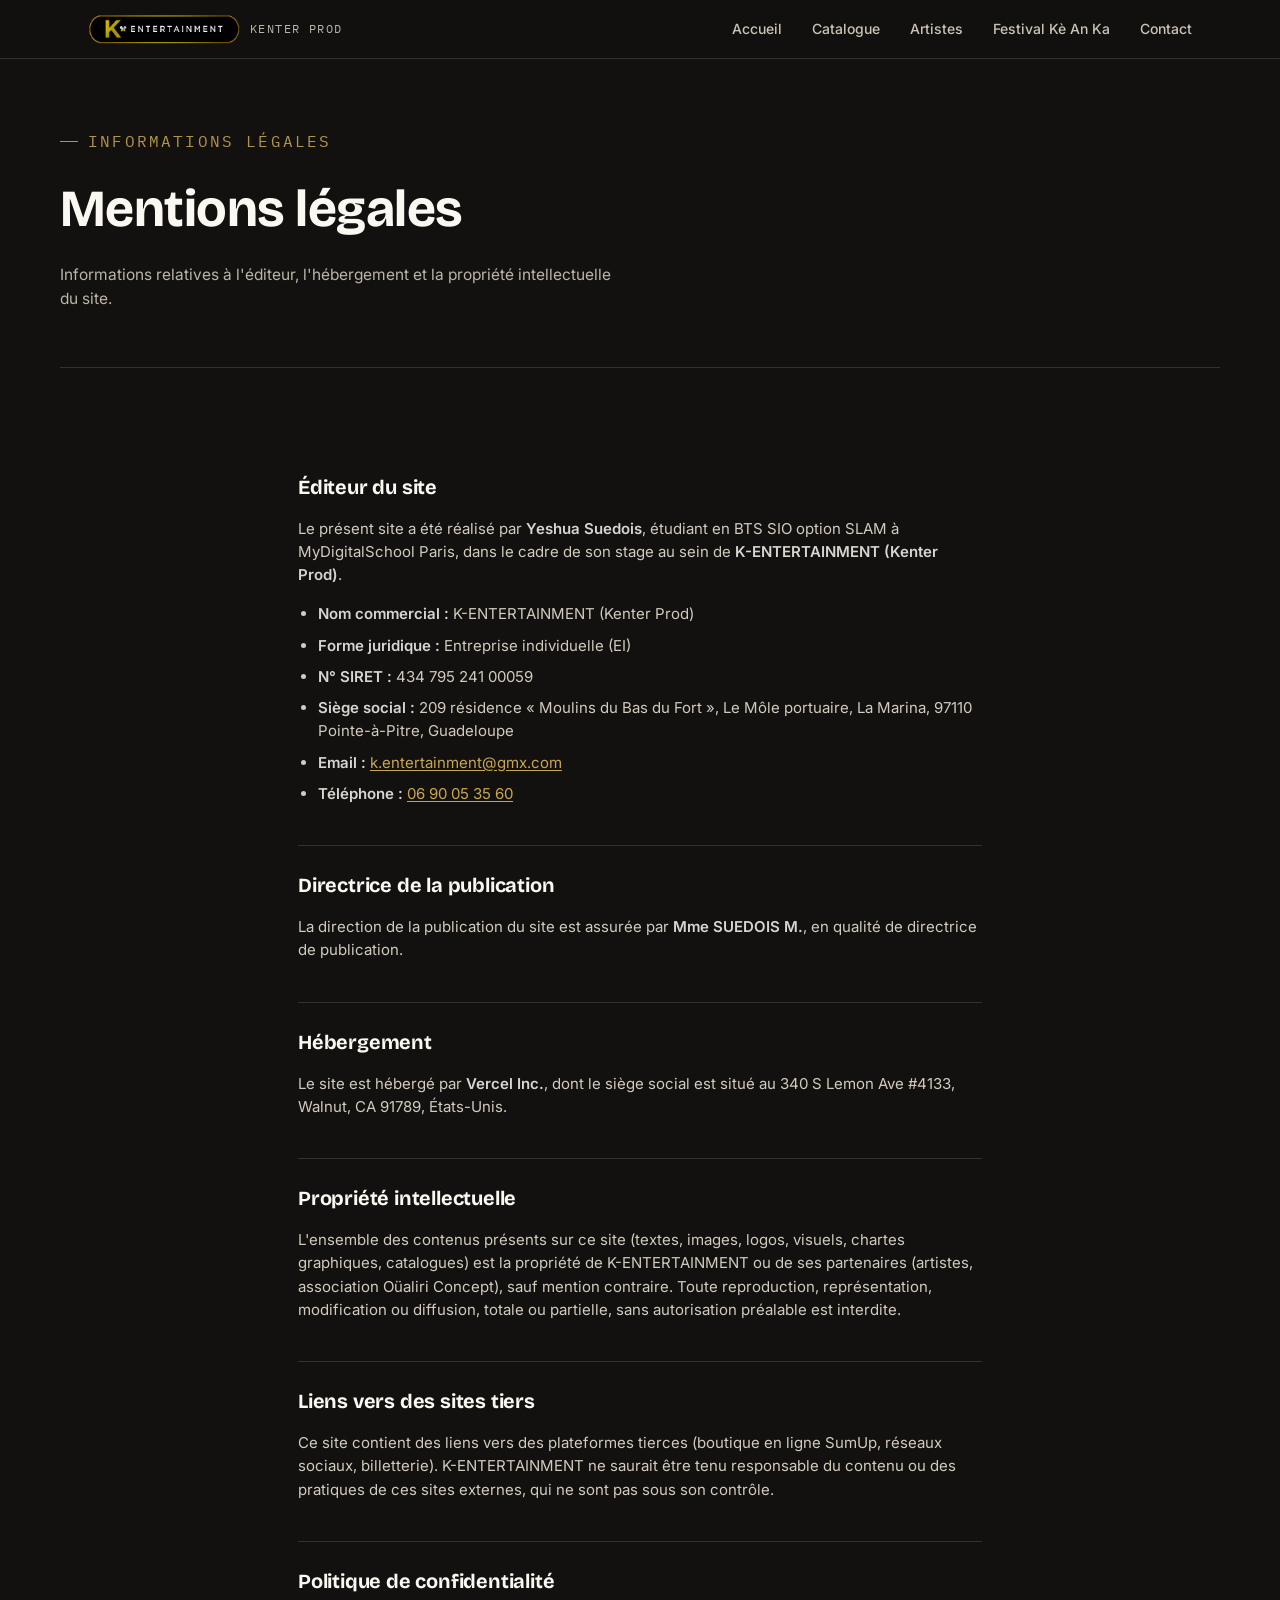
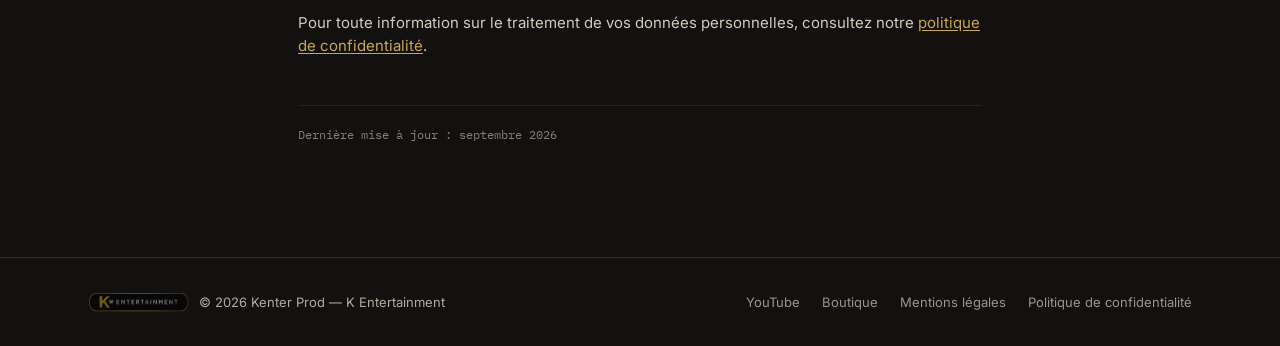
<file: pages/mentions-legales.html>
<!DOCTYPE html>
<html lang="fr">

<head>
  <meta charset="UTF-8">
  <meta name="viewport" content="width=device-width, initial-scale=1.0">
  <title>Mentions légales — Kenter Prod · K Entertainment</title>
  <meta name="description" content="Mentions légales du site K-Entertainment.">
  <link rel="icon" href="../logo-isole.png">
  <link rel="preconnect" href="https://fonts.googleapis.com">
  <link rel="preconnect" href="https://fonts.gstatic.com" crossorigin>
  <link
    href="https://fonts.googleapis.com/css2?family=Bricolage+Grotesque:opsz,wght@12..96,400..800&family=Inter:wght@400;500;600&family=IBM+Plex+Mono:wght@400;500&display=swap"
    rel="stylesheet">
  <link rel="stylesheet" href="../css/base.css">
  <link rel="stylesheet" href="../css/legal.css">
</head>

<body>

  <header>
    <nav class="wrap">
      <a class="brand" href="../index.html">
        <img src="../logo-isole.png" alt="K Entertainment">
        <span>KENTER PROD</span>
      </a>
      <div class="navlinks">
        <a href="../index.html">Accueil</a>
        <a href="catalogue.html">Catalogue</a>
        <a href="artistes.html">Artistes</a>
        <a href="festival.html">Festival Kè An Ka</a>
        <a href="contact.html">Contact</a>
      </div>
      <button class="nav-toggle" aria-label="Menu">☰</button>
    </nav>
  </header>

  <main>

    <div class="page-head wrap">
      <p class="eyebrow">Informations légales</p>
      <h1>Mentions légales</h1>
      <p>Informations relatives à l'éditeur, l'hébergement et la propriété intellectuelle du site.</p>
    </div>

    <section>
      <div class="wrap legal-content">

        <h2>Éditeur du site</h2>
        <p>
          Le présent site a été réalisé par <strong>Yeshua Suedois</strong>,
          étudiant en BTS SIO option SLAM à MyDigitalSchool Paris,
          dans le cadre de son stage au sein de <strong>K-ENTERTAINMENT (Kenter Prod)</strong>.
        </p>

        <ul>
          <li><strong>Nom commercial :</strong> K-ENTERTAINMENT (Kenter Prod)</li>
          <li><strong>Forme juridique :</strong> Entreprise individuelle (EI)</li>
          <li><strong>N° SIRET :</strong> 434 795 241 00059</li>
          <li><strong>Siège social :</strong> 209 résidence « Moulins du Bas du Fort »,
            Le Môle portuaire, La Marina, 97110 Pointe-à-Pitre, Guadeloupe</li>
          <li><strong>Email :</strong>
            <a href="mailto:k.entertainment@gmx.com">k.entertainment@gmx.com</a>
          </li>
          <li><strong>Téléphone :</strong>
            <a href="tel:+590690053560">06 90 05 35 60</a>
          </li>
        </ul>

        <h2>Directrice de la publication</h2>
        <p>La direction de la publication du site est assurée par <strong>Mme SUEDOIS M.</strong>, en qualité de
          directrice de publication.</p>

        <h2>Hébergement</h2>
        <p>Le site est hébergé par <strong>Vercel Inc.</strong>, dont le siège social est situé au 340 S Lemon Ave
          #4133, Walnut, CA 91789, États-Unis.</p>

        <h2>Propriété intellectuelle</h2>
        <p>L'ensemble des contenus présents sur ce site (textes, images, logos, visuels, chartes graphiques, catalogues)
          est la propriété de K-ENTERTAINMENT ou de ses partenaires (artistes, association Oüaliri Concept), sauf
          mention contraire. Toute reproduction, représentation, modification ou diffusion, totale ou partielle, sans
          autorisation préalable est interdite.</p>

        <h2>Liens vers des sites tiers</h2>
        <p>Ce site contient des liens vers des plateformes tierces (boutique en ligne SumUp, réseaux sociaux,
          billetterie). K-ENTERTAINMENT ne saurait être tenu responsable du contenu ou des pratiques de ces sites
          externes, qui ne sont pas sous son contrôle.</p>

        <h2>Politique de confidentialité</h2>
        <p>Pour toute information sur le traitement de vos données personnelles, consultez notre <a
            href="confidentialite.html">politique de confidentialité</a>.</p>

        <p class="updated">Dernière mise à jour : septembre 2026</p>

      </div>
    </section>

  </main>

  <footer>
    <div class="wrap">
      <div class="fbrand">
        <img src="../logo-isole.png" alt="" style="height:20px; opacity:0.8;">
        <span>© 2026 Kenter Prod — K Entertainment</span>
      </div>
      <div class="flinks">
        <a href="https://www.youtube.com/@k-entertainment7952" target="_blank" rel="noopener">YouTube</a>
        <a href="https://kenter.sumupstore.com/produits" target="_blank" rel="noopener">Boutique</a>
        <a href="mentions-legales.html">Mentions légales</a>
        <a href="confidentialite.html">Politique de confidentialité</a>
      </div>
    </div>
  </footer>

  <script src="../js/main.js"></script>
</body>

</html>
</file>
<file: css/base.css>
/* =========================================================
   BASE.CSS — commun à toutes les pages du site Kenter Prod
   Variables, reset, typographie, header/nav, footer, boutons
   ========================================================= */

:root{
  --ink:#131110;
  --ink-2:#1e1a16;
  --ink-3:#2a241d;
  --gold:#c89b2e;
  --gold-2:#e8c15b;
  --teal:#12746a;
  --cream:#f3ecdc;
  --white:#fbf8f2;
  --line: rgba(243,236,220,0.14);
  --max: 1160px;
}
*{box-sizing:border-box;}
html{scroll-behavior:smooth;}
body{
  margin:0;
  background:var(--ink);
  color:var(--cream);
  font-family:'Inter',sans-serif;
  font-size:16px;
  line-height:1.55;
  -webkit-font-smoothing:antialiased;
}
h1,h2,h3{
  font-family:'Bricolage Grotesque',sans-serif;
  margin:0;
  color:var(--white);
  letter-spacing:-0.01em;
}
a{color:inherit;text-decoration:none;}
img{max-width:100%;}

.eyebrow{
  font-family:'IBM Plex Mono',monospace;
  font-size:12px;
  letter-spacing:0.14em;
  text-transform:uppercase;
  color:var(--gold-2);
  display:flex;
  align-items:center;
  gap:10px;
}
.eyebrow::before{
  content:"";
  width:18px;height:1px;background:var(--gold-2);display:inline-block;
}
.wrap{max-width:var(--max); margin:0 auto; padding:0 28px;}
section{padding:96px 0;}
@media (max-width:720px){ section{padding:64px 0;} }
@media (max-width:480px){
  .wrap{padding:0 18px;}
  section{padding:44px 0;}
}

/* ===== NAV ===== */
header{
  position:sticky; top:0; z-index:50;
  background:rgba(19,17,16,0.86);
  backdrop-filter:blur(10px);
  border-bottom:1px solid var(--line);
}
nav.wrap{
  display:flex; align-items:center; justify-content:space-between;
  padding-top:14px; padding-bottom:14px;
  position:relative;
}
.brand{display:flex; align-items:center; gap:10px;}
.brand img{height:30px; width:auto; display:block;}
.brand span{
  font-family:'IBM Plex Mono',monospace;
  font-size:12px; letter-spacing:0.12em; color:var(--cream); opacity:0.75;
}
.navlinks{display:flex; gap:30px; font-size:14px; font-weight:500;}
.navlinks a{opacity:0.82; transition:opacity .2s, color .2s;}
.navlinks a:hover, .navlinks a.active{opacity:1; color:var(--gold-2);}
.nav-cta{
  font-family:'IBM Plex Mono',monospace;
  font-size:12px; letter-spacing:0.06em;
  border:1px solid var(--gold); color:var(--gold-2);
  padding:9px 16px; border-radius:99px;
  transition:background .2s, color .2s;
}
.nav-cta:hover{background:var(--gold); color:var(--ink);}
.nav-toggle{display:none; background:none; border:none; color:var(--cream); font-size:22px; cursor:pointer; padding:4px 6px; line-height:1;}
@media (max-width:860px){
  .navlinks{
    display:none; position:absolute; top:100%; left:0; right:0;
    background:var(--ink-2); border-bottom:1px solid var(--line);
    flex-direction:column; gap:0; padding:8px 0;
    max-height:calc(100vh - 60px); overflow-y:auto;
  }
  .navlinks.open{display:flex;}
  .navlinks a{padding:14px 28px; border-top:1px solid var(--line);}
  .nav-toggle{display:block;}
}
@media (max-width:420px){
  .brand span{display:none;}
  nav.wrap{padding-top:12px; padding-bottom:12px;}
}

/* ===== BUTTONS / CTA ===== */
.cta-row{display:flex; gap:14px; margin-top:32px; flex-wrap:wrap;}
.btn{
  font-family:'IBM Plex Mono',monospace;
  font-size:13px; letter-spacing:0.04em;
  padding:14px 24px; border-radius:99px;
  display:inline-flex; align-items:center; gap:8px;
  transition:transform .18s ease, background .18s ease, color .18s ease;
}
.btn-primary{background:var(--gold); color:var(--ink); font-weight:600;}
.btn-primary:hover{background:var(--gold-2); transform:translateY(-2px);}
.btn-ghost{border:1px solid var(--line); color:var(--cream);}
.btn-ghost:hover{border-color:var(--gold-2); color:var(--gold-2); transform:translateY(-2px);}
@media (max-width:480px){
  .cta-row{flex-direction:column; align-items:stretch;}
  .btn{justify-content:center;}
}

/* ===== PAGE HEADER (bandeau de titre pour pages secondaires) ===== */
.page-head{padding:56px 0 40px; border-bottom:1px solid var(--line);}
.page-head h1{font-size:clamp(30px,4.4vw,52px); margin-top:14px;}
.page-head p{opacity:0.75; margin-top:14px; max-width:56ch; font-size:15.5px;}
@media (max-width:480px){ .page-head{padding:40px 0 28px;} }

/* ===== FOOTER ===== */
footer{border-top:1px solid var(--line); padding:34px 0; margin-top:0;}
footer .wrap{display:flex; justify-content:space-between; align-items:center; flex-wrap:wrap; gap:14px;}
footer .fbrand{display:flex; align-items:center; gap:10px; opacity:0.7; font-size:13px;}
footer .flinks{display:flex; gap:22px; font-size:13px; opacity:0.6; flex-wrap:wrap;}
footer .flinks a:hover{opacity:1; color:var(--gold-2);}
@media (max-width:600px){
  footer .wrap{flex-direction:column; text-align:center; justify-content:center;}
  footer .flinks{justify-content:center;}
}
</file>
<file: css/home.css>
/* =========================================================
   HOME.CSS — styles propres à la page d'accueil (index.html)
   ========================================================= */

.hero{padding-top:76px; padding-bottom:0; position:relative; overflow:hidden;}
.hero-grid{
  display:grid; grid-template-columns:1.15fr 0.85fr; gap:48px; align-items:center;
  padding-bottom:64px;
}
@media (max-width:900px){ .hero-grid{grid-template-columns:1fr; text-align:left; gap:12px; padding-bottom:40px;} }
.hero h1{
  font-size:clamp(32px, 5.6vw, 68px);
  line-height:1.05;
  margin:18px 0 22px;
  font-weight:700;
}
.hero h1 em{font-style:normal; color:var(--gold-2);}
.hero p.lead{max-width:46ch; font-size:17px; color:var(--cream); opacity:0.82;}
@media (max-width:480px){
  .hero{padding-top:56px;}
  .hero p.lead{font-size:15.5px;}
}

.badge-stage{
  position:relative; display:flex; align-items:center; justify-content:center;
  height:340px;
}
.badge-ring{
  position:absolute; width:300px; height:300px; border-radius:50%;
  border:1px dashed var(--line);
  animation:spin 40s linear infinite;
}
.badge-ring.small{width:230px; height:230px; border-color:rgba(200,155,46,0.35); animation-duration:26s; animation-direction:reverse;}
.badge-core{
  position:relative; width:168px; height:168px; border-radius:50%;
  background:radial-gradient(circle at 32% 28%, var(--ink-3), var(--ink) 70%);
  border:1px solid var(--gold);
  display:flex; align-items:center; justify-content:center;
  box-shadow:0 0 60px rgba(200,155,46,0.18);
  animation:spin 22s linear infinite;
}
.badge-core img{width:74%; height:auto;}
@keyframes spin{ from{transform:rotate(0deg);} to{transform:rotate(360deg);} }
@media (prefers-reduced-motion: reduce){ .badge-ring, .badge-core{animation:none;} }
@media (max-width:900px){ .badge-stage{height:200px;} .badge-ring{width:190px;height:190px;} .badge-ring.small{width:145px;height:145px;} .badge-core{width:110px;height:110px;} }
@media (max-width:480px){ .badge-stage{height:150px;} .badge-ring{width:140px;height:140px;} .badge-ring.small{width:104px;height:104px;} .badge-core{width:82px;height:82px;} }

/* ===== MARQUEE ===== */
.marquee{
  border-top:1px solid var(--line); border-bottom:1px solid var(--line);
  background:var(--ink-2);
  overflow:hidden; white-space:nowrap;
  padding:14px 0;
}
.marquee-track{
  display:inline-block; padding-left:100%;
  animation:scroll 32s linear infinite;
  font-family:'IBM Plex Mono',monospace; font-size:13px; letter-spacing:0.08em;
  color:var(--gold-2); text-transform:uppercase;
}
.marquee-track span{margin:0 26px; color:var(--cream); opacity:0.5;}
@keyframes scroll{ from{transform:translateX(0);} to{transform:translateX(-100%);} }
@media (prefers-reduced-motion: reduce){ .marquee-track{animation:none; padding-left:0;} }
@media (max-width:480px){ .marquee-track{font-size:11px;} .marquee{padding:11px 0;} }

/* ===== UNIVERS ===== */
.univers-grid{
  display:grid; grid-template-columns:1.3fr 1fr; gap:60px; margin-top:34px; align-items:start;
}
@media (max-width:860px){ .univers-grid{grid-template-columns:1fr; gap:28px;} }
.univers-grid h2{font-size:clamp(26px,3.4vw,40px); max-width:14ch;}
.univers-grid p{opacity:0.82; margin-top:18px; max-width:56ch;}
.proverbe{
  border:1px solid var(--line); border-left:3px solid var(--gold);
  padding:26px 28px; border-radius:4px; background:var(--ink-2);
}
.proverbe p{
  font-family:'Bricolage Grotesque',sans-serif; font-size:20px; color:var(--white);
  font-style:normal; margin:0 0 10px; opacity:1; line-height:1.35;
}
.proverbe span{font-family:'IBM Plex Mono',monospace; font-size:12px; color:var(--gold-2); letter-spacing:0.06em;}
@media (max-width:480px){ .proverbe{padding:20px 20px;} .proverbe p{font-size:18px;} }

/* ===== TEASERS ===== */
.teasers{display:grid; grid-template-columns:repeat(3,1fr); gap:18px; margin-top:34px;}
@media (max-width:860px){ .teasers{grid-template-columns:1fr;} }
.teaser-card{
  border:1px solid var(--line); border-radius:12px; padding:28px;
  background:var(--ink-2); transition:border-color .2s ease, transform .2s ease;
  display:flex; flex-direction:column; gap:10px;
}
.teaser-card:hover{border-color:var(--gold); transform:translateY(-3px);}
.teaser-card h3{font-size:19px;}
.teaser-card p{font-size:13.5px; opacity:0.7; flex-grow:1;}
.teaser-card .go{
  font-family:'IBM Plex Mono',monospace; font-size:12px; color:var(--gold-2);
}
@media (max-width:480px){ .teaser-card{padding:22px;} }
</file>
<file: css/artistes.css>
/* =========================================================
   ARTISTES.CSS — styles propres à la page artistes.html
   ========================================================= */

.artistes-grid{display:grid; grid-template-columns:1fr 1fr; gap:22px; margin-top:34px;}
@media (max-width:760px){ .artistes-grid{grid-template-columns:1fr;} }
.artiste-card{
  border:1px solid var(--line); border-radius:12px; padding:32px;
  background:linear-gradient(160deg, var(--ink-2), var(--ink));
}
@media (max-width:480px){ .artiste-card{padding:22px;} }
.artiste-photo{
  width:64px; height:64px; border-radius:50%; object-fit:cover;
  border:1px solid var(--gold); display:block; margin-bottom:20px;
}
.artiste-card h3{font-size:24px;}
.artiste-card .role{font-family:'IBM Plex Mono',monospace; font-size:11.5px; color:var(--teal); letter-spacing:0.08em; text-transform:uppercase; margin:6px 0 14px; display:block;}
.artiste-card p{opacity:0.78; font-size:14.5px;}
.artiste-card .works{margin-top:16px; display:flex; flex-direction:column; gap:8px;}
.artiste-card .works a{
  font-size:13.5px; border-bottom:1px dotted var(--line); padding-bottom:8px;
  display:flex; justify-content:space-between; flex-wrap:wrap; gap:4px;
}
.artiste-card .works a:hover{color:var(--gold-2);}
.artiste-card .socials{display:flex; gap:10px; margin-top:16px; flex-wrap:wrap;}
.artiste-card .socials a{
  width:42px; height:42px; border-radius:50%;
  display:inline-flex; align-items:center; justify-content:center;
  border:1px solid var(--line); color:var(--cream); opacity:0.85;
  transition:border-color .18s ease, color .18s ease, transform .18s ease;
}
.artiste-card .socials a:hover{border-color:var(--gold-2); color:var(--gold-2); opacity:1; transform:translateY(-2px);}

/* ===== EN CONCERT ===== */
.live-section{border-top:1px solid var(--line); background:var(--ink-2);}
.live-gallery{display:grid; grid-template-columns:repeat(3,1fr); gap:18px; margin-top:30px;}
@media (max-width:800px){ .live-gallery{grid-template-columns:1fr;} }
.live-gallery figure{margin:0; border-radius:10px; overflow:hidden; border:1px solid var(--line); background:var(--ink);}
.live-gallery img{width:100%; height:220px; object-fit:cover; display:block;}
.live-gallery figcaption{padding:12px 14px; font-size:12.5px; opacity:0.7;}
@media (max-width:480px){ .live-gallery img{height:190px;} }
</file>
<file: css/catalogue.css>
/* =========================================================
   CATALOGUE.CSS — styles propres à la page catalogue.html
   ========================================================= */

.cat-head{display:flex; justify-content:space-between; align-items:flex-end; gap:20px; flex-wrap:wrap; margin-bottom:40px;}
.cat-head h2{font-size:clamp(28px,3.4vw,40px);}
.filters{display:flex; gap:8px; flex-wrap:wrap;}
.filter-btn{
  font-family:'IBM Plex Mono',monospace; font-size:12px; letter-spacing:0.04em;
  padding:8px 14px; border-radius:99px; border:1px solid var(--line);
  color:var(--cream); opacity:0.75; cursor:pointer; background:transparent;
  transition:all .18s ease;
}
.filter-btn:hover{opacity:1;}
.filter-btn.active{background:var(--gold); border-color:var(--gold); color:var(--ink); opacity:1; font-weight:600;}

.cat-grid{display:grid; grid-template-columns:repeat(3,1fr); gap:18px;}
@media (max-width:900px){ .cat-grid{grid-template-columns:repeat(2,1fr);} }
@media (max-width:600px){ .cat-grid{grid-template-columns:1fr; gap:14px;} }
.card{
  border:1px solid var(--line); border-radius:10px; padding:26px;
  background:var(--ink-2); display:flex; flex-direction:column; gap:14px;
  transition:border-color .2s ease, transform .2s ease;
}
@media (max-width:480px){ .card{padding:20px;} }
.card-top{display:flex; justify-content:space-between; align-items:flex-start; gap:10px; flex-wrap:wrap;}
.card:hover{border-color:var(--gold); transform:translateY(-3px);}
.card-tag{
  font-family:'IBM Plex Mono',monospace; font-size:10px; letter-spacing:0.1em;
  text-transform:uppercase; color:var(--teal); background:rgba(18,116,106,0.16);
  padding:4px 9px; border-radius:99px; white-space:nowrap;
}
.card h3{font-size:19px; line-height:1.25;}
.card .price{
  font-family:'IBM Plex Mono',monospace; font-size:15px; color:var(--gold-2); font-weight:500;
}
.card p{font-size:13.5px; opacity:0.7; margin:0; flex-grow:1;}
.card a.card-link{
  font-family:'IBM Plex Mono',monospace; font-size:12px; letter-spacing:0.04em;
  color:var(--cream); border-top:1px solid var(--line); padding-top:14px;
  display:flex; justify-content:space-between; align-items:center;
}
.card a.card-link:hover{color:var(--gold-2);}
.card-media{
  margin:-26px -26px 0; border-radius:10px 10px 0 0; overflow:hidden;
  aspect-ratio:4/3; background:var(--ink-3);
}
.card-media img{width:100%; height:100%; object-fit:cover; display:block;}
@media (max-width:480px){ .card-media{margin:-20px -20px 0;} }
.card-swatch{
  width:16px; height:16px; border-radius:50%; display:inline-block; border:1px solid rgba(0,0,0,0.25);
  vertical-align:-3px; margin-right:6px;
}
.card-extra-links{display:flex; gap:10px; flex-wrap:wrap;}
.pill-link{
  font-family:'IBM Plex Mono',monospace; font-size:11px; letter-spacing:0.04em;
  border:1px solid var(--line); color:var(--cream); opacity:0.85;
  padding:6px 12px; border-radius:99px; display:inline-flex; align-items:center; gap:6px;
  transition:border-color .18s ease, color .18s ease;
}
.pill-link:hover{border-color:var(--gold-2); color:var(--gold-2); opacity:1;}

/* ===== CARTE LARGE : collection de t-shirts (6 coloris, 1 seule fiche) ===== */
.card-wide{
  grid-column:span 2;
  display:grid; grid-template-columns:1.05fr 1fr; gap:26px; align-items:stretch;
}
.shirt-gallery{
  display:grid; grid-template-columns:repeat(3,1fr); gap:6px;
  margin:-26px 0 -26px -26px; /* déborde sur le bord gauche de la carte */
  border-radius:10px 0 0 10px; overflow:hidden; background:var(--ink-3);
}
.shirt-gallery img{width:100%; height:100%; object-fit:cover; display:block; aspect-ratio:3/4;}
.card-wide .card-body{display:flex; flex-direction:column; gap:14px; padding:2px 0;}
.variants{
  list-style:none; margin:0; padding:0;
  display:grid; grid-template-columns:1fr 1fr; gap:8px 16px; font-size:13.5px;
}
.variants li{display:flex; align-items:center; white-space:nowrap;}
.variants em{font-style:normal; opacity:0.55; margin-left:5px;}
.card-wide .card-link{margin-top:auto;}

@media (max-width:600px){
  .card-wide{grid-column:auto; grid-template-columns:1fr; gap:18px;}
  .shirt-gallery{margin:-26px -26px 0; border-radius:10px 10px 0 0;}
  .variants{grid-template-columns:1fr 1fr; gap:8px 10px; font-size:13px;}
}
@media (max-width:480px){
  .shirt-gallery{margin:-20px -20px 0;}
}
.card-wide .card-body p{flex-grow:0;}
</file>
<file: css/legal.css>
/* =========================================================
   LEGAL.CSS — commun aux pages de texte juridique
   (politique de confidentialité, mentions légales)
   ========================================================= */

.legal-content{max-width:74ch;}
.legal-content p{opacity:0.85; margin:0 0 16px; font-size:15px;}
.legal-content h2{
  font-size:20px; margin:40px 0 14px; padding-top:24px;
  border-top:1px solid var(--line);
}
.legal-content h2:first-of-type{border-top:none; padding-top:0; margin-top:8px;}
.legal-content ul{margin:0 0 16px; padding-left:20px; opacity:0.85; font-size:15px;}
.legal-content li{margin-bottom:8px;}
.legal-content strong{color:var(--white); font-weight:600;}
.legal-content a{color:var(--gold-2); text-decoration:underline; text-underline-offset:2px;}
.legal-content .updated{
  font-family:'IBM Plex Mono',monospace; font-size:12px; opacity:0.5;
  margin-top:48px; padding-top:20px; border-top:1px solid var(--line);
}
</file>
<file: css/contact.css>
/* =========================================================
   CONTACT.CSS — styles propres à la page contact.html
   ========================================================= */

.contact-grid{display:grid; grid-template-columns:1fr 1fr; gap:60px; margin-top:34px;}
@media (max-width:800px){ .contact-grid{grid-template-columns:1fr; gap:36px;} }
.contact-grid h2{font-size:clamp(26px,3.2vw,36px);}
.contact-list{margin-top:22px; display:flex; flex-direction:column; gap:16px;}
.contact-list a, .contact-list div{
  display:flex; justify-content:space-between; border-bottom:1px solid var(--line);
  padding-bottom:14px; font-size:14.5px; flex-wrap:wrap; gap:6px;
}
.contact-list .label{opacity:0.55; font-family:'IBM Plex Mono',monospace; font-size:12px; letter-spacing:0.06em; text-transform:uppercase;}
.contact-list a:hover .label{color:var(--gold-2);}
@media (max-width:420px){
  .contact-list a, .contact-list div{flex-direction:column; gap:4px;}
}
.contact-note{
  border:1px dashed var(--line); border-radius:8px; padding:18px 20px; font-size:13px; opacity:0.65; margin-top:22px;
}
form.mini{display:flex; flex-direction:column; gap:12px;}
form.mini input, form.mini textarea{
  background:var(--ink-2); border:1px solid var(--line); border-radius:6px; color:var(--cream);
  font-family:'Inter',sans-serif; font-size:14px; padding:12px 14px; resize:vertical;
}
form.mini input:focus, form.mini textarea:focus{outline:2px solid var(--gold); border-color:var(--gold);}
form.mini button{
  align-self:flex-start; background:var(--gold); color:var(--ink); border:none;
  font-family:'IBM Plex Mono',monospace; font-weight:600; font-size:13px;
  padding:13px 22px; border-radius:99px; cursor:pointer; transition:background .18s ease;
}
form.mini button:hover{background:var(--gold-2);}
</file>
<file: css/festival.css>
/* =========================================================
   FESTIVAL.CSS — styles propres à la page festival.html
   ========================================================= */

.festival-grid{
  display:grid; grid-template-columns:1fr 0.9fr; gap:52px; align-items:start;
  padding:64px 0;
}
@media (max-width:900px){ .festival-grid{grid-template-columns:1fr; gap:32px;} }
@media (max-width:480px){ .festival-grid{padding:36px 0;} }
.festival-grid .tagline{
  font-family:'Bricolage Grotesque',sans-serif; color:var(--gold-2); font-size:18px; margin-top:10px;
}
.festival-grid p.desc{opacity:0.82; margin-top:16px; max-width:52ch;}
.festival-facts{
  margin-top:26px; display:grid; grid-template-columns:1fr 1fr; gap:14px 24px;
}
@media (max-width:480px){ .festival-facts{grid-template-columns:1fr; gap:12px;} }
.festival-facts div{border-top:1px solid var(--line); padding-top:10px;}
.festival-facts .label{font-family:'IBM Plex Mono',monospace; font-size:11px; letter-spacing:0.08em; text-transform:uppercase; color:var(--teal); display:block; margin-bottom:4px;}
.festival-facts .val{font-size:14.5px; color:var(--white);}
.festival-choirs{margin-top:22px; font-size:13.5px; opacity:0.75;}
.festival-choirs b{color:var(--cream); opacity:1; font-weight:600;}
.festival-media{display:flex; flex-direction:column; gap:16px;}
.festival-media img{width:100%; border-radius:12px; border:1px solid var(--line); display:block;}
.festival-media .cap{font-family:'IBM Plex Mono',monospace; font-size:11px; opacity:0.5; letter-spacing:0.04em;}

/* ===== POURQUOI CE FESTIVAL ===== */
.why-section{border-top:1px solid var(--line); background:var(--ink-2);}
.why-grid{display:grid; grid-template-columns:1.3fr 1fr; gap:48px; align-items:start;}
@media (max-width:860px){ .why-grid{grid-template-columns:1fr;} }
.why-grid h2{font-size:clamp(26px,3vw,34px); margin-top:14px;}
.why-grid p.desc{opacity:0.82; margin-top:14px; max-width:58ch; font-size:14.5px;}
.why-grid p.desc b{color:var(--gold-2); font-weight:600;}

.oualiri-card{
  border:1px solid var(--line); border-radius:12px; padding:26px;
  background:var(--ink); text-align:center;
}
@media (max-width:480px){ .oualiri-card{padding:20px;} }
.oualiri-card img{max-height:110px; margin:0 auto 16px; display:block;}
.oualiri-card p{font-size:13px; opacity:0.75; text-align:left;}
.oualiri-card .contact-list a{
  display:flex; justify-content:space-between; flex-wrap:wrap; gap:4px; border-bottom:1px solid var(--line);
  padding-bottom:10px; margin-top:10px; font-size:13px; text-align:left;
}
.oualiri-card .label{opacity:0.55; font-family:'IBM Plex Mono',monospace; font-size:11px; letter-spacing:0.05em; text-transform:uppercase;}

/* ===== QUEL GENRE D'ÉVÉNEMENT ===== */
.type-section h2{font-size:clamp(26px,3vw,34px); margin-top:14px;}
.type-grid{display:grid; grid-template-columns:repeat(3,1fr); gap:18px; margin-top:30px;}
@media (max-width:860px){ .type-grid{grid-template-columns:1fr;} }
.type-card{
  border:1px solid var(--line); border-radius:12px; padding:26px;
  background:var(--ink-2);
}
.type-card h3{font-size:19px; color:var(--gold-2);}
.type-card p{font-size:14px; opacity:0.78; margin:10px 0 0;}
@media (max-width:480px){ .type-card{padding:20px;} }

/* ===== CTA DE FIN DE PAGE ===== */
.event-cta{border-top:1px solid var(--line); text-align:left;}
.event-cta h2{font-size:clamp(24px,3vw,32px); max-width:24ch;}
.event-cta p{opacity:0.78; margin-top:12px; max-width:52ch;}
</file>
